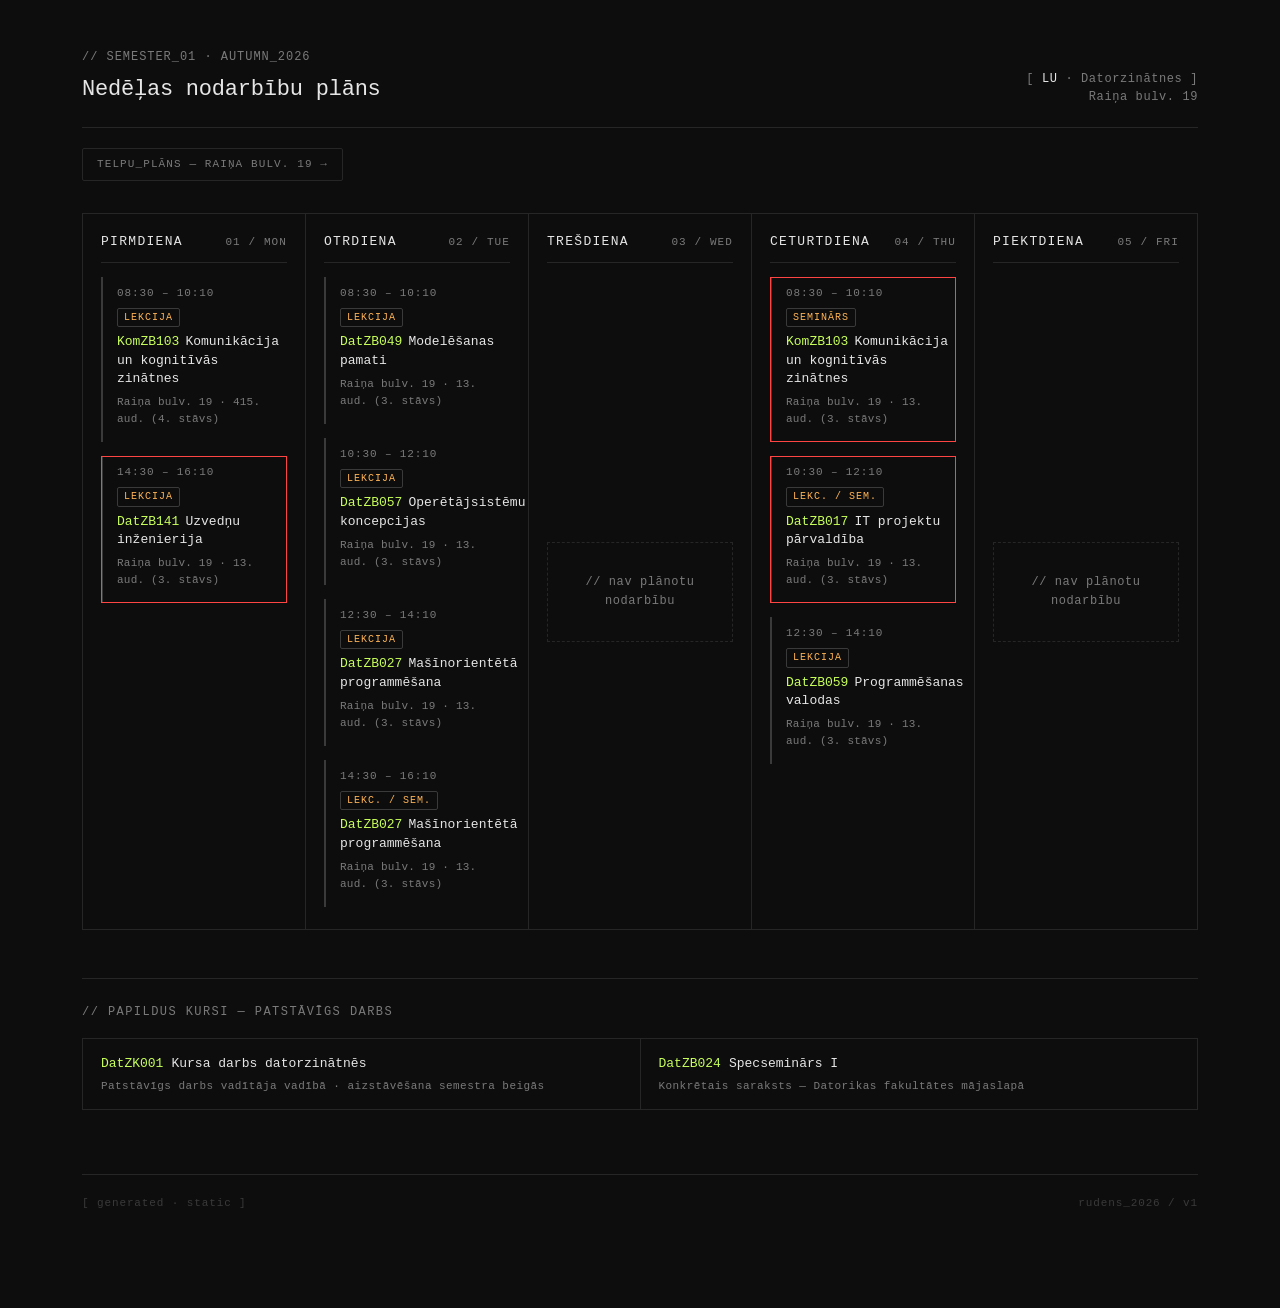
<file: index.html>
<!doctype html>
<html lang="lv">

<head>
    <meta charset="utf-8">
    <meta name="viewport" content="width=device-width, initial-scale=1">
    <title>Nedēļas plāns · Rudens 2026</title>
    <link rel="stylesheet" href="style.css">
</head>

<body>
    <main class="wrap">

        <header class="head">
            <div>
                <div class="tag">// semester_01 · autumn_2026</div>
                <h1>Nedēļas nodarbību plāns</h1>
            </div>
            <div class="meta">
                <div>[ <b>LU</b> · Datorzinātnes ]</div>
                <div>Raiņa bulv. 19</div>
            </div>
        </header>

        <!-- ================= TELPU PLĀNI ================= -->
        <nav class="crumbs nav-links">
            <a href="rooms.html">telpu_plāns &mdash; Raiņa bulv. 19 &rarr;</a>
        </nav>

        <section class="days">

            <!-- ================= PIRMDIENA ================= -->
            <article class="day">
                <header>
                    <span class="day-name">Pirmdiena</span>
                    <span class="day-idx">01 / MON</span>
                </header>

                <div class="cls">
                    <div class="time">
                        <span>08:30 – 10:10</span>
                        <span class="type">Lekcija</span>
                    </div>
                    <a class="name" href="courses/KomZB103.html">
                        <span class="code">KomZB103</span>Komunikācija un kognitīvās zinātnes
                    </a>
                    <div class="room">Raiņa bulv. 19 · 415. aud. (4. stāvs)</div>
                </div>

                <div class="cls required">
                    <div class="time">
                        <span>14:30 – 16:10</span>
                        <span class="type">Lekcija</span>
                    </div>
                    <a class="name" href="courses/DatZB141.html">
                        <span class="code">DatZB141</span>Uzvedņu inženierija
                    </a>
                    <div class="room">Raiņa bulv. 19 · 13. aud. (3. stāvs)</div>
                </div>
            </article>

            <!-- ================= OTRDIENA ================= -->
            <article class="day">
                <header>
                    <span class="day-name">Otrdiena</span>
                    <span class="day-idx">02 / TUE</span>
                </header>

                <div class="cls">
                    <div class="time">
                        <span>08:30 – 10:10</span>
                        <span class="type">Lekcija</span>
                    </div>
                    <a class="name" href="courses/DatZB049.html">
                        <span class="code">DatZB049</span>Modelēšanas pamati
                    </a>
                    <div class="room">Raiņa bulv. 19 · 13. aud. (3. stāvs)</div>
                </div>

                <div class="cls">
                    <div class="time">
                        <span>10:30 – 12:10</span>
                        <span class="type">Lekcija</span>
                    </div>
                    <a class="name" href="courses/DatZB057.html">
                        <span class="code">DatZB057</span>Operētājsistēmu koncepcijas
                    </a>
                    <div class="room">Raiņa bulv. 19 · 13. aud. (3. stāvs)</div>
                </div>

                <div class="cls">
                    <div class="time">
                        <span>12:30 – 14:10</span>
                        <span class="type">Lekcija</span>
                    </div>
                    <a class="name" href="courses/DatZB027.html">
                        <span class="code">DatZB027</span>Mašīnorientētā programmēšana
                    </a>
                    <div class="room">Raiņa bulv. 19 · 13. aud. (3. stāvs)</div>
                </div>

                <div class="cls">
                    <div class="time">
                        <span>14:30 – 16:10</span>
                        <span class="type">Lekc. / Sem.</span>
                    </div>
                    <a class="name" href="courses/DatZB027.html">
                        <span class="code">DatZB027</span>Mašīnorientētā programmēšana
                    </a>
                    <div class="room">Raiņa bulv. 19 · 13. aud. (3. stāvs)</div>
                </div>
            </article>

            <!-- ================= TREŠDIENA ================= -->
            <article class="day empty">
                <header>
                    <span class="day-name">Trešdiena</span>
                    <span class="day-idx">03 / WED</span>
                </header>
                <div class="void">// nav plānotu nodarbību</div>
            </article>

            <!-- ================= CETURTDIENA ================= -->
            <article class="day">
                <header>
                    <span class="day-name">Ceturtdiena</span>
                    <span class="day-idx">04 / THU</span>
                </header>

                <div class="cls required">
                    <div class="time">
                        <span>08:30 – 10:10</span>
                        <span class="type">Seminārs</span>
                    </div>
                    <a class="name" href="courses/KomZB103.html">
                        <span class="code">KomZB103</span>Komunikācija un kognitīvās zinātnes
                    </a>
                    <div class="room">Raiņa bulv. 19 · 13. aud. (3. stāvs)</div>
                </div>

                <div class="cls required">
                    <div class="time">
                        <span>10:30 – 12:10</span>
                        <span class="type">Lekc. / Sem.</span>
                    </div>
                    <a class="name" href="courses/DatZB017.html">
                        <span class="code">DatZB017</span>IT projektu pārvaldība
                    </a>
                    <div class="room">Raiņa bulv. 19 · 13. aud. (3. stāvs)</div>
                </div>

                <div class="cls">
                    <div class="time">
                        <span>12:30 – 14:10</span>
                        <span class="type">Lekcija</span>
                    </div>
                    <a class="name" href="courses/DatZB059.html">
                        <span class="code">DatZB059</span>Programmēšanas valodas
                    </a>
                    <div class="room">Raiņa bulv. 19 · 13. aud. (3. stāvs)</div>
                </div>
            </article>

            <!-- ================= PIEKTDIENA ================= -->
            <article class="day empty">
                <header>
                    <span class="day-name">Piektdiena</span>
                    <span class="day-idx">05 / FRI</span>
                </header>
                <div class="void">// nav plānotu nodarbību</div>
            </article>

        </section>

        <!-- ================= EXTRA COURSES ================= -->
        <section class="extras">
            <h2>// papildus kursi &mdash; patstāvīgs darbs</h2>
            <ul>
                <li>
                    <a href="courses/DatZK001.html"><span class="code">DatZK001</span>Kursa darbs datorzinātnēs</a>
                    <span class="desc">Patstāvīgs darbs vadītāja vadībā · aizstāvēšana semestra beigās</span>
                </li>
                <li>
                    <a href="courses/DatZB024.html"><span class="code">DatZB024</span>Specseminārs I</a>
                    <span class="desc">Konkrētais saraksts &mdash; Datorikas fakultātes mājaslapā</span>
                </li>
            </ul>
        </section>

        <footer class="foot">
            <span>[ generated · static ]</span>
            <span>rudens_2026 / v1</span>
        </footer>

    </main>
</body>

</html>
</file>
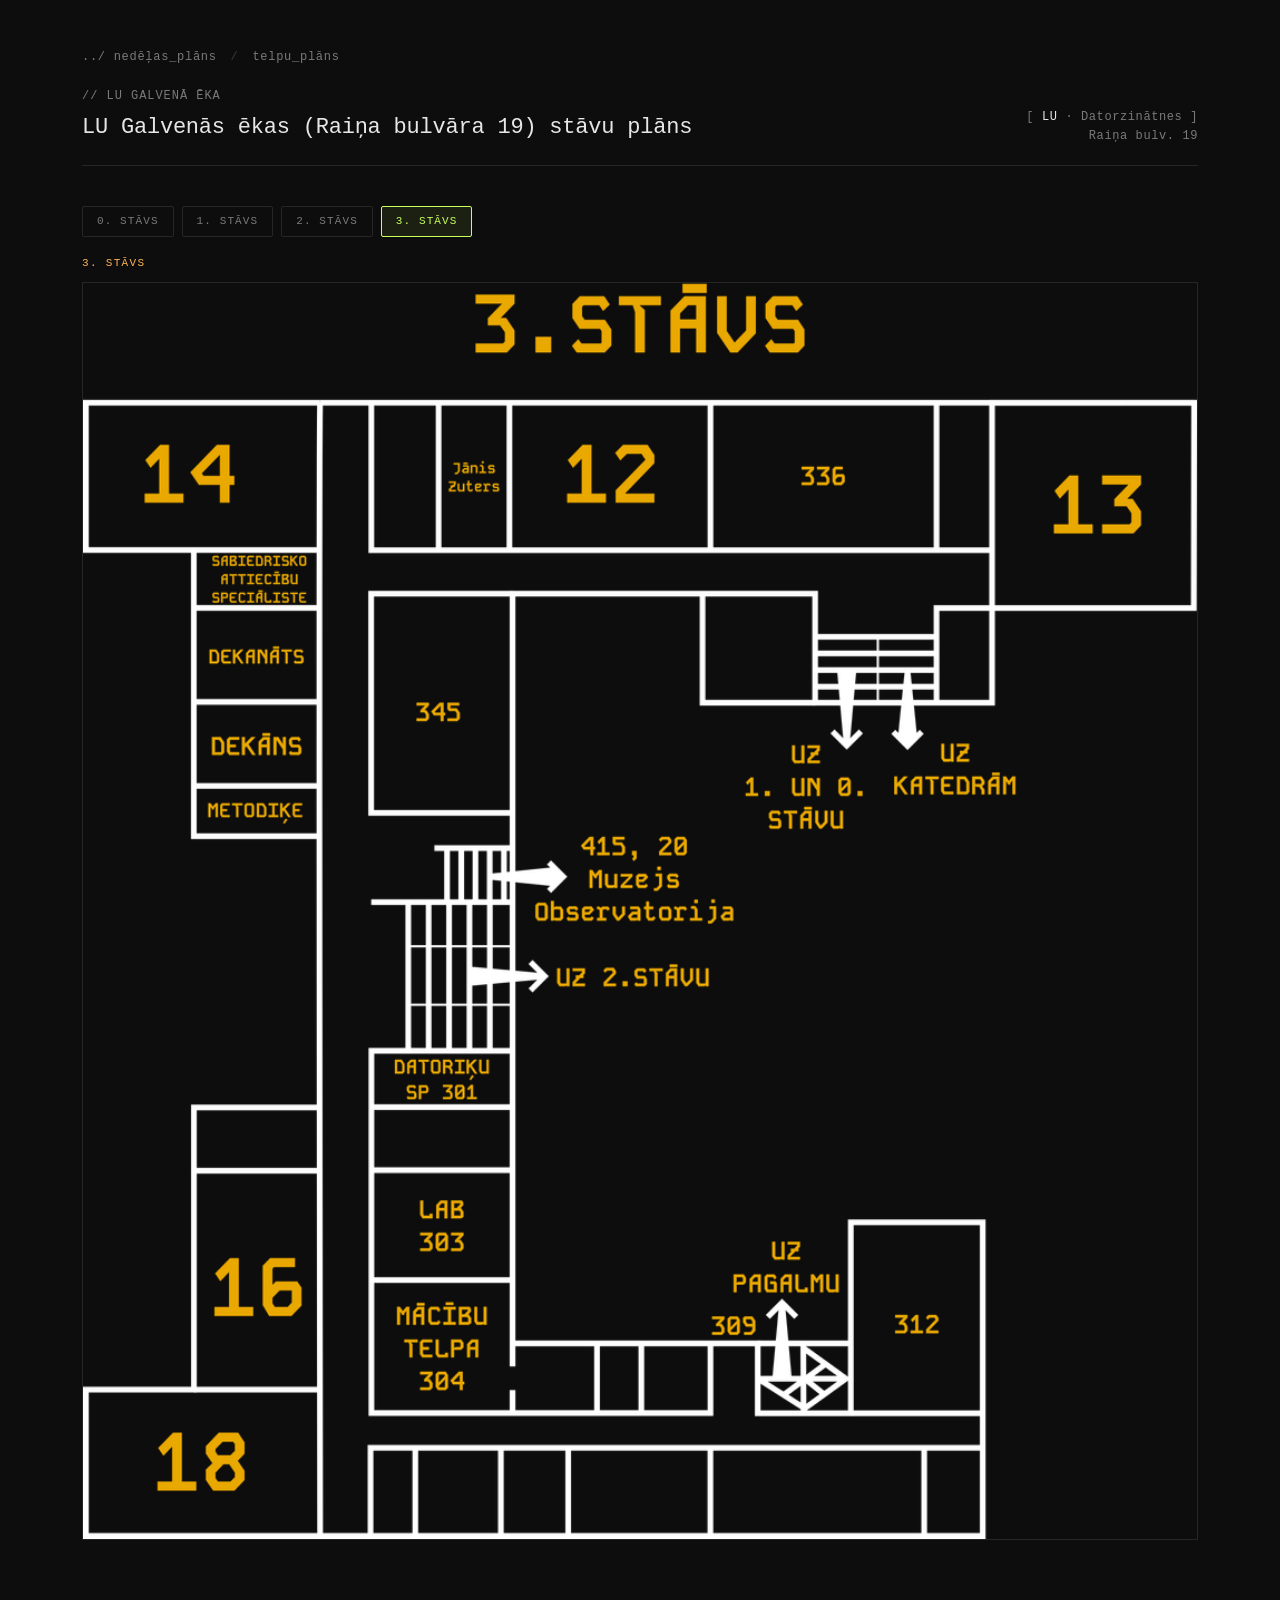
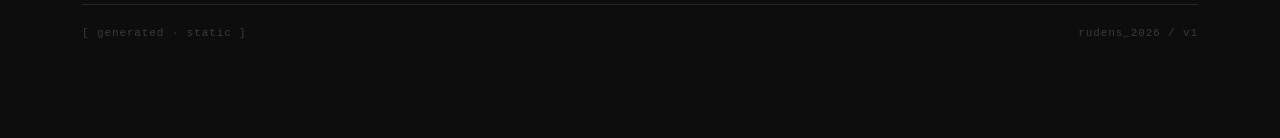
<file: rooms.html>
<!doctype html>
<html lang="lv">

<head>
    <meta charset="utf-8">
    <meta name="viewport" content="width=device-width, initial-scale=1">
    <title>Telpu plāns · Raiņa bulv. 19</title>
    <link rel="stylesheet" href="style.css">
</head>

<body>
    <main class="wrap">

        <nav class="crumbs">
            <a href="index.html">../ nedēļas_plāns</a>
            <span class="sep">/</span>
            <span>telpu_plāns</span>
        </nav>

        <header class="head">
            <div>
                <div class="tag">// LU galvenā ēka</div>
                <h1>LU Galvenās ēkas (Raiņa bulvāra 19) stāvu plāns</h1>
            </div>
            <div class="meta">
                <div>[ <b>LU</b> · Datorzinātnes ]</div>
                <div>Raiņa bulv. 19</div>
            </div>
        </header>

        <section class="floors" aria-label="Telpu plāni">

            <input type="radio" name="floor" id="floor-0" class="floor-input">
            <input type="radio" name="floor" id="floor-1" class="floor-input">
            <input type="radio" name="floor" id="floor-2" class="floor-input">
            <input type="radio" name="floor" id="floor-3" class="floor-input" checked>

            <nav class="floor-nav">
                <label for="floor-0">0. stāvs</label>
                <label for="floor-1">1. stāvs</label>
                <label for="floor-2">2. stāvs</label>
                <label for="floor-3">3. stāvs</label>
            </nav>

            <div class="floor-view">
                <figure class="floor-plan f0">
                    <figcaption>0. stāvs</figcaption>
                    <img src="images/RB19_0stavs_dark.png" alt="Raiņa bulvāra 19 ēkas 0. stāva plāns" loading="lazy">
                </figure>
                <figure class="floor-plan f1">
                    <figcaption>1. stāvs</figcaption>
                    <img src="images/RB19_1stavs_dark.png" alt="Raiņa bulvāra 19 ēkas 1. stāva plāns" loading="lazy">
                </figure>
                <figure class="floor-plan f2">
                    <figcaption>2. stāvs</figcaption>
                    <img src="images/RB19_2stavs_dark-1.png" alt="Raiņa bulvāra 19 ēkas 2. stāva plāns" loading="lazy">
                </figure>
                <figure class="floor-plan f3">
                    <figcaption>3. stāvs</figcaption>
                    <img src="images/RB19_3stavs_dark.png" alt="Raiņa bulvāra 19 ēkas 3. stāva plāns">
                </figure>
            </div>
        </section>

        <footer class="foot">
            <span>[ generated · static ]</span>
            <span>rudens_2026 / v1</span>
        </footer>

    </main>
</body>

</html>
</file>
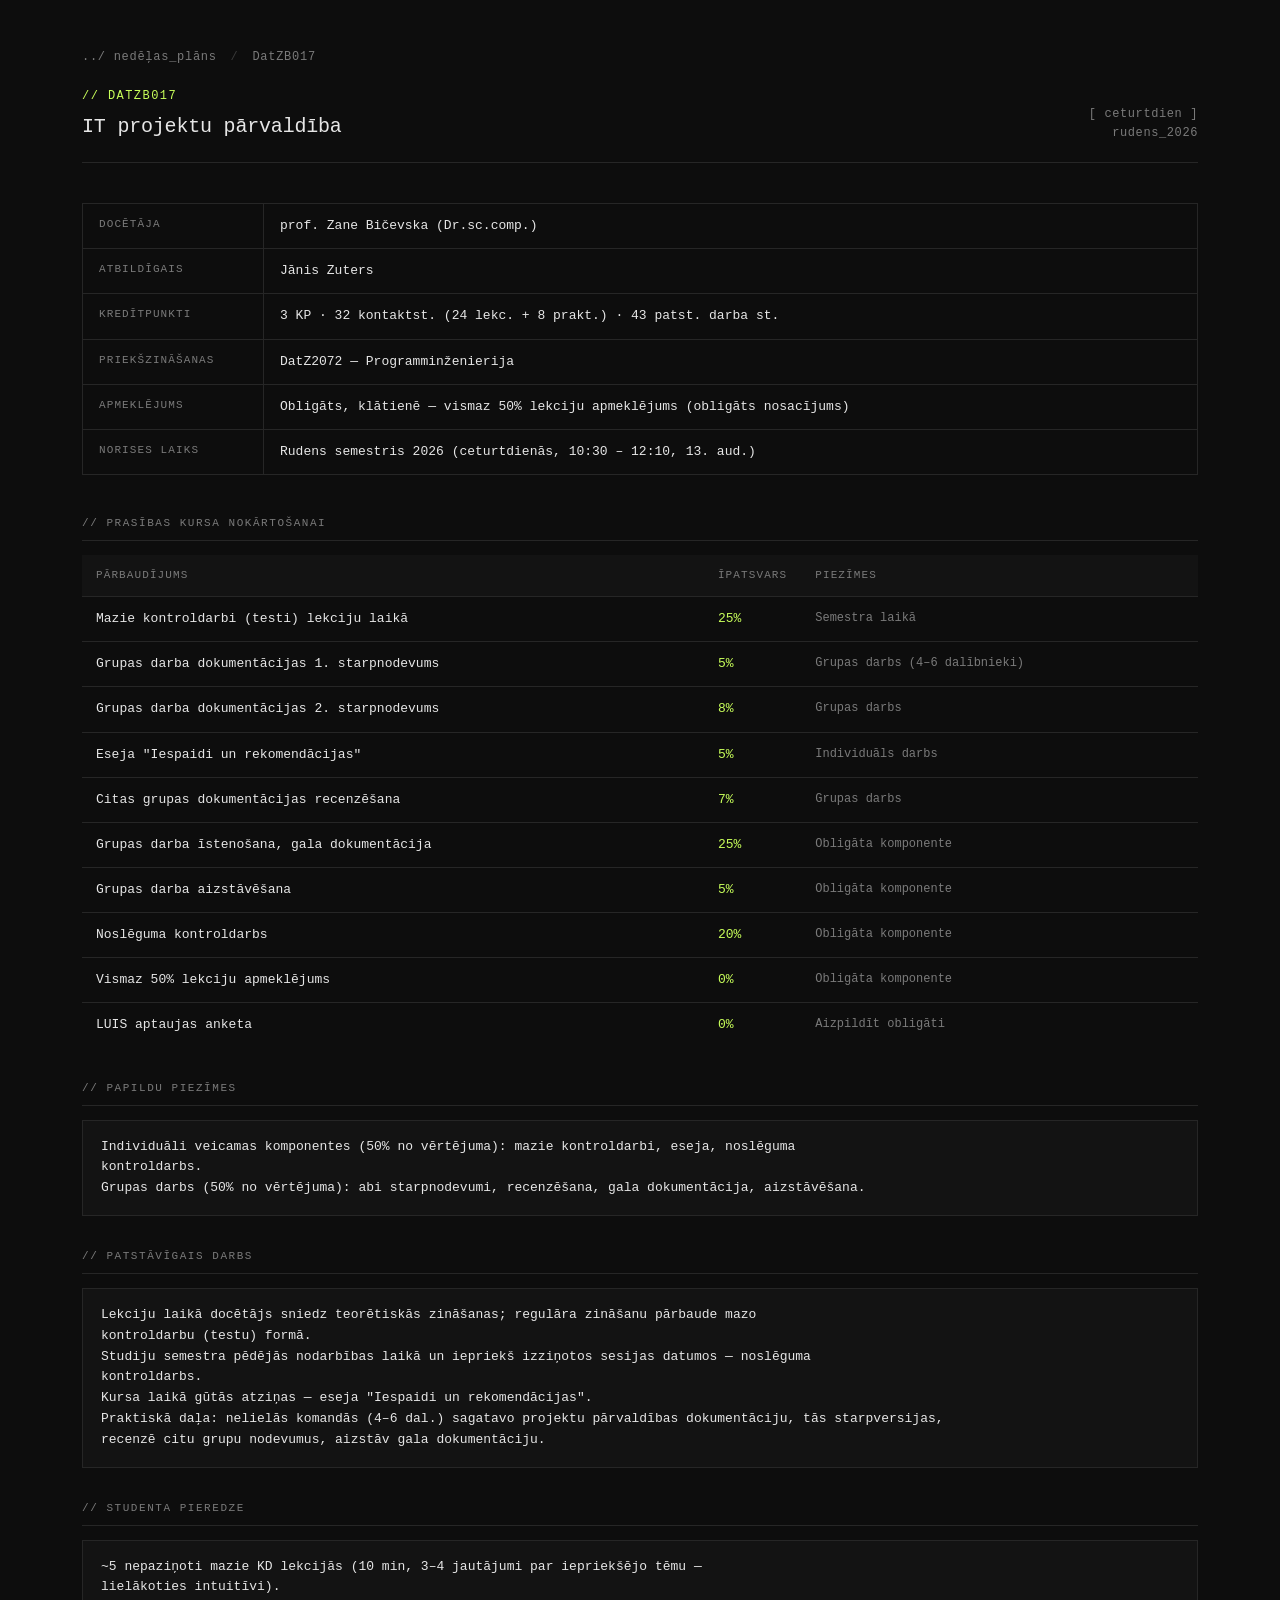
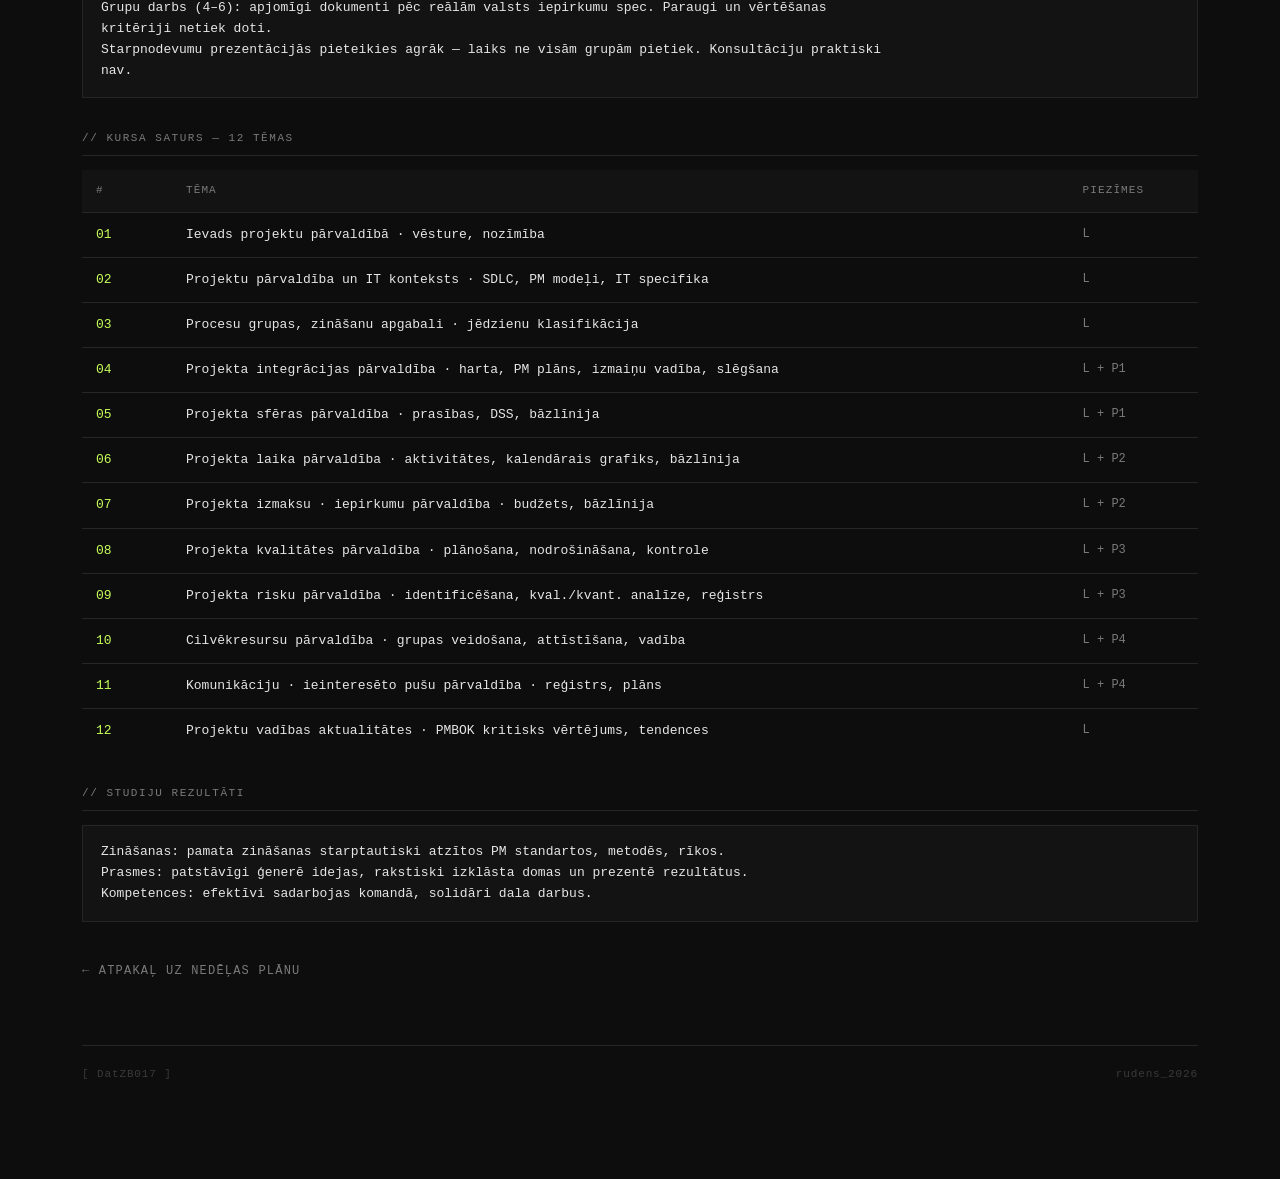
<file: courses/DatZB017.html>
<!doctype html>
<html lang="lv">

<head>
    <meta charset="utf-8">
    <meta name="viewport" content="width=device-width, initial-scale=1">
    <title>DatZB017 · IT projektu pārvaldība</title>
    <link rel="stylesheet" href="../style.css">
</head>

<body>
    <main class="wrap detail">

        <nav class="crumbs">
            <a href="../index.html">../ nedēļas_plāns</a>
            <span class="sep">/</span>
            <span>DatZB017</span>
        </nav>

        <header class="head">
            <div>
                <div class="tag code">// DatZB017</div>
                <h1>IT projektu pārvaldība</h1>
            </div>
            <div class="meta">
                <div>[ ceturtdien ]</div>
                <div>rudens_2026</div>
            </div>
        </header>

        <dl class="info">
            <dt>Docētāja</dt>
            <dd>prof. Zane Bičevska (Dr.sc.comp.)</dd>
            <dt>Atbildīgais</dt>
            <dd>Jānis Zuters</dd>
            <dt>Kredītpunkti</dt>
            <dd>3 KP · 32 kontaktst. (24 lekc. + 8 prakt.) · 43 patst. darba st.</dd>
            <dt>Priekšzināšanas</dt>
            <dd>DatZ2072 &mdash; Programminženierija</dd>
            <dt>Apmeklējums</dt>
            <dd>Obligāts, klātienē &mdash; vismaz 50% lekciju apmeklējums (obligāts nosacījums)</dd>
            <dt>Norises laiks</dt>
            <dd>Rudens semestris 2026 (ceturtdienās, 10:30 – 12:10, 13. aud.)</dd>
        </dl>

        <div class="section-label">// prasības kursa nokārtošanai</div>
        <table class="req">
            <thead>
                <tr>
                    <th>Pārbaudījums</th>
                    <th class="weight">Īpatsvars</th>
                    <th>Piezīmes</th>
                </tr>
            </thead>
            <tbody>
                <tr>
                    <td>Mazie kontroldarbi (testi) lekciju laikā</td>
                    <td class="weight">25%</td>
                    <td class="note">Semestra laikā</td>
                </tr>
                <tr>
                    <td>Grupas darba dokumentācijas 1. starpnodevums</td>
                    <td class="weight">5%</td>
                    <td class="note">Grupas darbs (4–6 dalībnieki)</td>
                </tr>
                <tr>
                    <td>Grupas darba dokumentācijas 2. starpnodevums</td>
                    <td class="weight">8%</td>
                    <td class="note">Grupas darbs</td>
                </tr>
                <tr>
                    <td>Eseja "Iespaidi un rekomendācijas"</td>
                    <td class="weight">5%</td>
                    <td class="note">Individuāls darbs</td>
                </tr>
                <tr>
                    <td>Citas grupas dokumentācijas recenzēšana</td>
                    <td class="weight">7%</td>
                    <td class="note">Grupas darbs</td>
                </tr>
                <tr>
                    <td>Grupas darba īstenošana, gala dokumentācija</td>
                    <td class="weight">25%</td>
                    <td class="note">Obligāta komponente</td>
                </tr>
                <tr>
                    <td>Grupas darba aizstāvēšana</td>
                    <td class="weight">5%</td>
                    <td class="note">Obligāta komponente</td>
                </tr>
                <tr>
                    <td>Noslēguma kontroldarbs</td>
                    <td class="weight">20%</td>
                    <td class="note">Obligāta komponente</td>
                </tr>
                <tr>
                    <td>Vismaz 50% lekciju apmeklējums</td>
                    <td class="weight">0%</td>
                    <td class="note">Obligāta komponente</td>
                </tr>
                <tr>
                    <td>LUIS aptaujas anketa</td>
                    <td class="weight">0%</td>
                    <td class="note">Aizpildīt obligāti</td>
                </tr>
            </tbody>
        </table>

        <div class="section-label">// papildu piezīmes</div>
        <div class="notes">Individuāli veicamas komponentes (50% no vērtējuma): mazie kontroldarbi, eseja, noslēguma
            kontroldarbs.
            Grupas darbs (50% no vērtējuma): abi starpnodevumi, recenzēšana, gala dokumentācija, aizstāvēšana.</div>

        <div class="section-label">// patstāvīgais darbs</div>
        <div class="notes">Lekciju laikā docētājs sniedz teorētiskās zināšanas; regulāra zināšanu pārbaude mazo
            kontroldarbu (testu) formā.
            Studiju semestra pēdējās nodarbības laikā un iepriekš izziņotos sesijas datumos &mdash; noslēguma
            kontroldarbs.
            Kursa laikā gūtās atziņas &mdash; eseja "Iespaidi un rekomendācijas".
            Praktiskā daļa: nelielās komandās (4–6 dal.) sagatavo projektu pārvaldības dokumentāciju, tās starpversijas,
            recenzē citu grupu nodevumus, aizstāv gala dokumentāciju.</div>

        <div class="section-label">// studenta pieredze</div>
        <div class="notes">~5 nepaziņoti mazie KD lekcijās (10 min, 3&ndash;4 jautājumi par iepriekšējo tēmu &mdash;
            lielākoties intuitīvi).
            Grupu darbs (4&ndash;6): apjomīgi dokumenti pēc reālām valsts iepirkumu spec. Paraugi un vērtēšanas
            kritēriji netiek doti.
            Starpnodevumu prezentācijās pieteikies agrāk &mdash; laiks ne visām grupām pietiek. Konsultāciju praktiski
            nav.</div>

        <div class="section-label">// kursa saturs &mdash; 12 tēmas</div>
        <table class="req">
            <thead>
                <tr>
                    <th>#</th>
                    <th>Tēma</th>
                    <th>Piezīmes</th>
                </tr>
            </thead>
            <tbody>
                <tr>
                    <td class="weight">01</td>
                    <td>Ievads projektu pārvaldībā · vēsture, nozīmība</td>
                    <td class="note">L</td>
                </tr>
                <tr>
                    <td class="weight">02</td>
                    <td>Projektu pārvaldība un IT konteksts · SDLC, PM modeļi, IT specifika</td>
                    <td class="note">L</td>
                </tr>
                <tr>
                    <td class="weight">03</td>
                    <td>Procesu grupas, zināšanu apgabali · jēdzienu klasifikācija</td>
                    <td class="note">L</td>
                </tr>
                <tr>
                    <td class="weight">04</td>
                    <td>Projekta integrācijas pārvaldība · harta, PM plāns, izmaiņu vadība, slēgšana</td>
                    <td class="note">L + P1</td>
                </tr>
                <tr>
                    <td class="weight">05</td>
                    <td>Projekta sfēras pārvaldība · prasības, DSS, bāzlīnija</td>
                    <td class="note">L + P1</td>
                </tr>
                <tr>
                    <td class="weight">06</td>
                    <td>Projekta laika pārvaldība · aktivitātes, kalendārais grafiks, bāzlīnija</td>
                    <td class="note">L + P2</td>
                </tr>
                <tr>
                    <td class="weight">07</td>
                    <td>Projekta izmaksu · iepirkumu pārvaldība · budžets, bāzlīnija</td>
                    <td class="note">L + P2</td>
                </tr>
                <tr>
                    <td class="weight">08</td>
                    <td>Projekta kvalitātes pārvaldība · plānošana, nodrošināšana, kontrole</td>
                    <td class="note">L + P3</td>
                </tr>
                <tr>
                    <td class="weight">09</td>
                    <td>Projekta risku pārvaldība · identificēšana, kval./kvant. analīze, reģistrs</td>
                    <td class="note">L + P3</td>
                </tr>
                <tr>
                    <td class="weight">10</td>
                    <td>Cilvēkresursu pārvaldība · grupas veidošana, attīstīšana, vadība</td>
                    <td class="note">L + P4</td>
                </tr>
                <tr>
                    <td class="weight">11</td>
                    <td>Komunikāciju · ieinteresēto pušu pārvaldība · reģistrs, plāns</td>
                    <td class="note">L + P4</td>
                </tr>
                <tr>
                    <td class="weight">12</td>
                    <td>Projektu vadības aktualitātes · PMBOK kritisks vērtējums, tendences</td>
                    <td class="note">L</td>
                </tr>
            </tbody>
        </table>

        <div class="section-label">// studiju rezultāti</div>
        <div class="notes">Zināšanas: pamata zināšanas starptautiski atzītos PM standartos, metodēs, rīkos.
            Prasmes: patstāvīgi ģenerē idejas, rakstiski izklāsta domas un prezentē rezultātus.
            Kompetences: efektīvi sadarbojas komandā, solidāri dala darbus.</div>


        <a class="back" href="../index.html">← atpakaļ uz nedēļas plānu</a>

        <footer class="foot">
            <span>[ DatZB017 ]</span>
            <span>rudens_2026</span>
        </footer>

    </main>
</body>

</html>
</file>
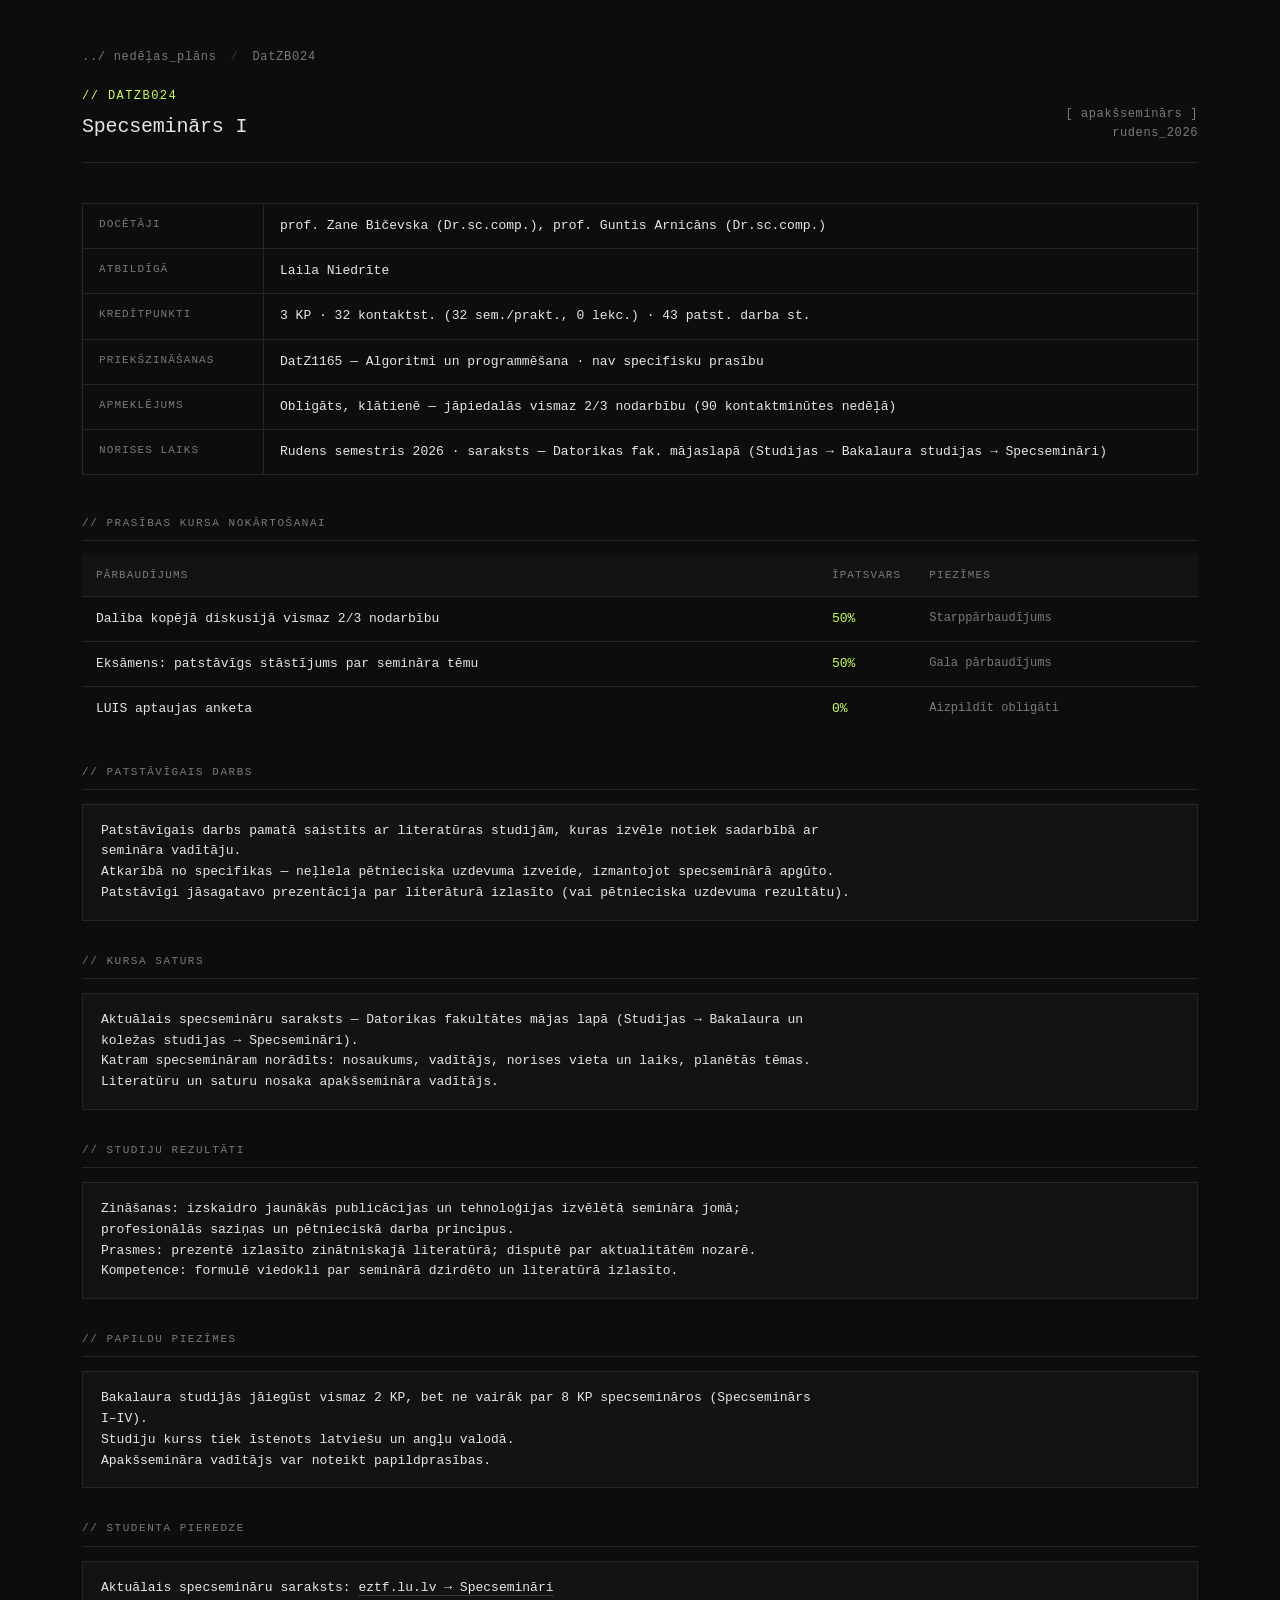
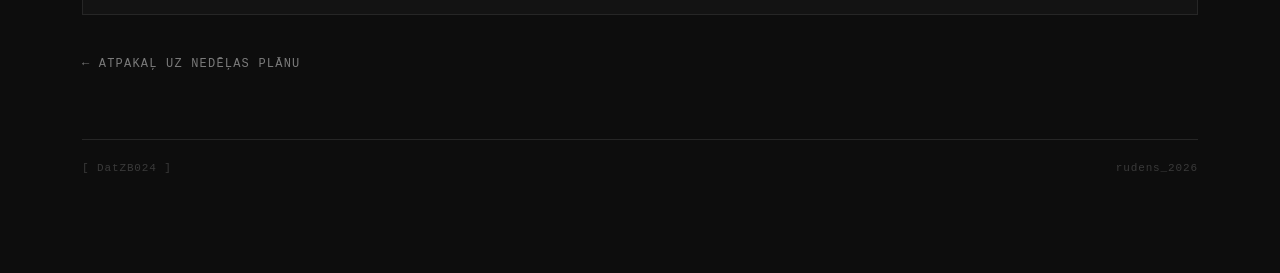
<file: courses/DatZB024.html>
<!doctype html>
<html lang="lv">

<head>
    <meta charset="utf-8">
    <meta name="viewport" content="width=device-width, initial-scale=1">
    <title>DatZB024 · Specseminārs I</title>
    <link rel="stylesheet" href="../style.css">
</head>

<body>
    <main class="wrap detail">

        <nav class="crumbs">
            <a href="../index.html">../ nedēļas_plāns</a>
            <span class="sep">/</span>
            <span>DatZB024</span>
        </nav>

        <header class="head">
            <div>
                <div class="tag code">// DatZB024</div>
                <h1>Specseminārs I</h1>
            </div>
            <div class="meta">
                <div>[ apakšseminārs ]</div>
                <div>rudens_2026</div>
            </div>
        </header>

        <dl class="info">
            <dt>Docētāji</dt>
            <dd>prof. Zane Bičevska (Dr.sc.comp.), prof. Guntis Arnicāns (Dr.sc.comp.)</dd>
            <dt>Atbildīgā</dt>
            <dd>Laila Niedrīte</dd>
            <dt>Kredītpunkti</dt>
            <dd>3 KP · 32 kontaktst. (32 sem./prakt., 0 lekc.) · 43 patst. darba st.</dd>
            <dt>Priekšzināšanas</dt>
            <dd>DatZ1165 &mdash; Algoritmi un programmēšana · nav specifisku prasību</dd>
            <dt>Apmeklējums</dt>
            <dd>Obligāts, klātienē &mdash; jāpiedalās vismaz 2/3 nodarbību (90 kontaktminūtes nedēļā)</dd>
            <dt>Norises laiks</dt>
            <dd>Rudens semestris 2026 · saraksts — Datorikas fak. mājaslapā (Studijas → Bakalaura studijas →
                Specsemināri)</dd>
        </dl>

        <div class="section-label">// prasības kursa nokārtošanai</div>
        <table class="req">
            <thead>
                <tr>
                    <th>Pārbaudījums</th>
                    <th class="weight">Īpatsvars</th>
                    <th>Piezīmes</th>
                </tr>
            </thead>
            <tbody>
                <tr>
                    <td>Dalība kopējā diskusijā vismaz 2/3 nodarbību</td>
                    <td class="weight">50%</td>
                    <td class="note">Starppārbaudījums</td>
                </tr>
                <tr>
                    <td>Eksāmens: patstāvīgs stāstījums par semināra tēmu</td>
                    <td class="weight">50%</td>
                    <td class="note">Gala pārbaudījums</td>
                </tr>
                <tr>
                    <td>LUIS aptaujas anketa</td>
                    <td class="weight">0%</td>
                    <td class="note">Aizpildīt obligāti</td>
                </tr>
            </tbody>
        </table>

        <div class="section-label">// patstāvīgais darbs</div>
        <div class="notes">Patstāvīgais darbs pamatā saistīts ar literatūras studijām, kuras izvēle notiek sadarbībā ar
            semināra vadītāju.
            Atkarībā no specifikas &mdash; neļlela pētnieciska uzdevuma izveide, izmantojot specseminārā apgūto.
            Patstāvīgi jāsagatavo prezentācija par literāturā izlasīto (vai pētnieciska uzdevuma rezultātu).</div>

        <div class="section-label">// kursa saturs</div>
        <div class="notes">Aktuālais specsemināru saraksts — Datorikas fakultātes mājas lapā (Studijas → Bakalaura un
            koležas studijas → Specsemināri).
            Katram specsemināram norādīts: nosaukums, vadītājs, norises vieta un laiks, planētās tēmas.
            Literatūru un saturu nosaka apakšsemināra vadītājs.</div>

        <div class="section-label">// studiju rezultāti</div>
        <div class="notes">Zināšanas: izskaidro jaunākās publicācijas un tehnoloģijas izvēlētā semināra jomā;
            profesionālās saziņas un pētnieciskā darba principus.
            Prasmes: prezentē izlasīto zinātniskajā literatūrā; disputē par aktualitātēm nozarē.
            Kompetence: formulē viedokli par seminārā dzirdēto un literatūrā izlasīto.</div>

        <div class="section-label">// papildu piezīmes</div>
        <div class="notes">Bakalaura studijās jāiegūst vismaz 2 KP, bet ne vairāk par 8 KP specsemināros (Specseminārs
            I–IV).
            Studiju kurss tiek īstenots latviešu un angļu valodā.
            Apakšsemināra vadītājs var noteikt papildprasības.</div>

        <div class="section-label">// studenta pieredze</div>
        <div class="notes">Aktuālais specsemināru saraksts: <a
                href="https://eztf.lu.lv/studijas/nodarbibu-saraksti/specseminari/" target="_blank"
                rel="noopener">eztf.lu.lv → Specsemināri</a></div>

        <a class="back" href="../index.html">← atpakaļ uz nedēļas plānu</a>

        <footer class="foot">
            <span>[ DatZB024 ]</span>
            <span>rudens_2026</span>
        </footer>

    </main>
</body>

</html>
</file>
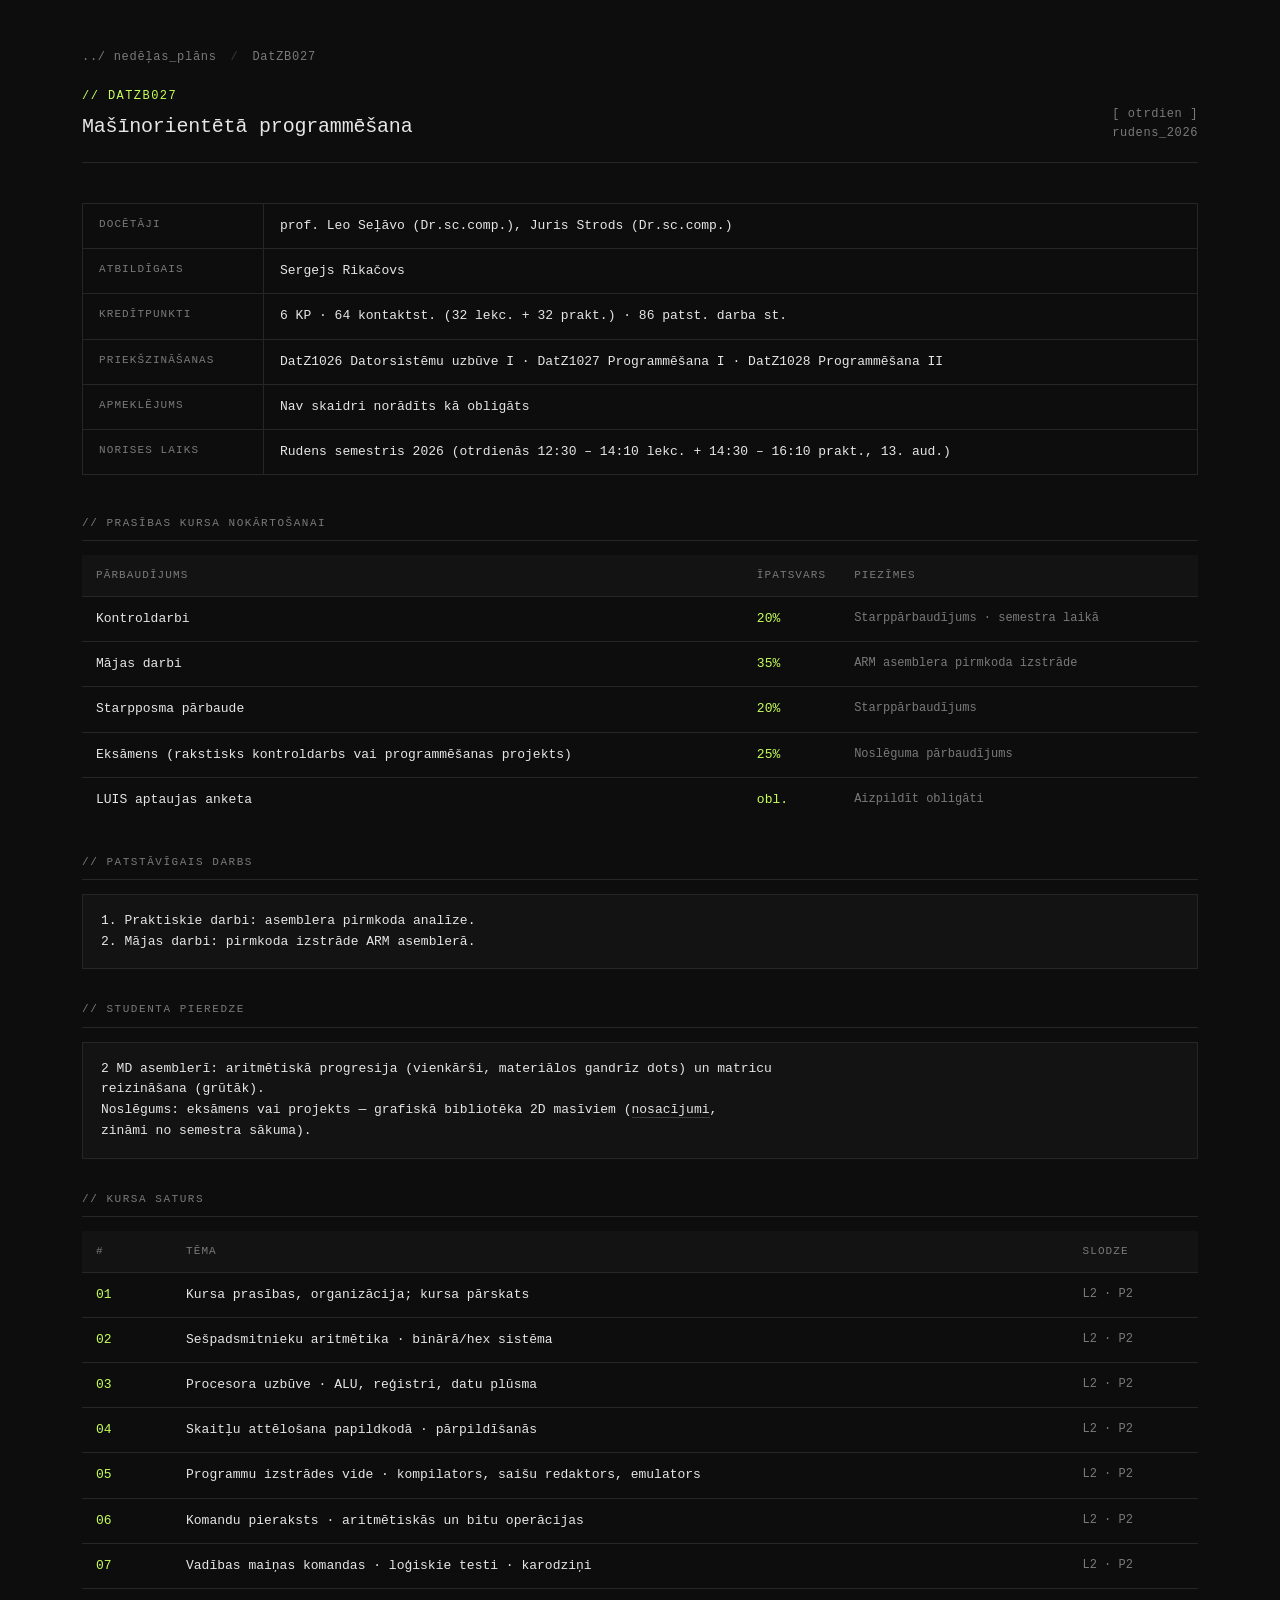
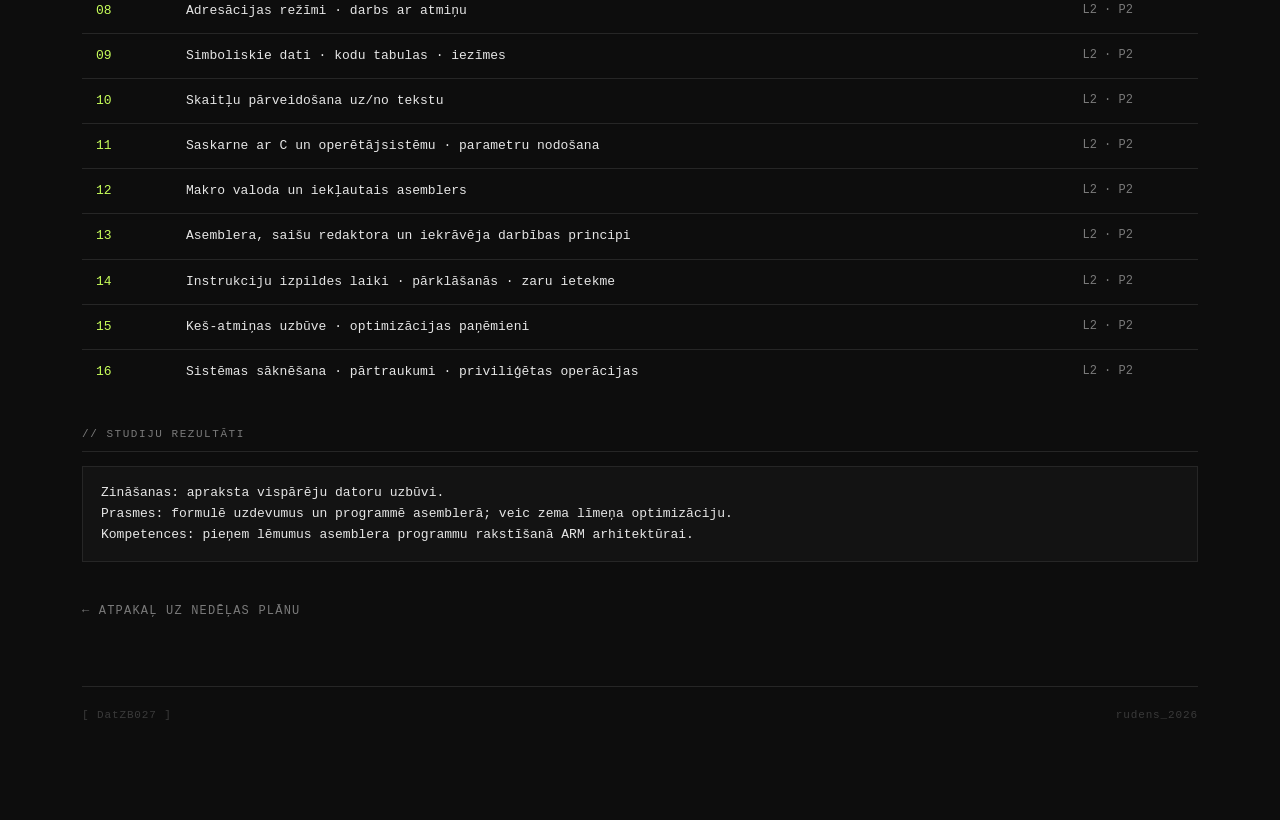
<file: courses/DatZB027.html>
<!doctype html>
<html lang="lv">

<head>
    <meta charset="utf-8">
    <meta name="viewport" content="width=device-width, initial-scale=1">
    <title>DatZB027 · Mašīnorientētā programmēšana</title>
    <link rel="stylesheet" href="../style.css">
</head>

<body>
    <main class="wrap detail">

        <nav class="crumbs">
            <a href="../index.html">../ nedēļas_plāns</a>
            <span class="sep">/</span>
            <span>DatZB027</span>
        </nav>

        <header class="head">
            <div>
                <div class="tag code">// DatZB027</div>
                <h1>Mašīnorientētā programmēšana</h1>
            </div>
            <div class="meta">
                <div>[ otrdien ]</div>
                <div>rudens_2026</div>
            </div>
        </header>

        <dl class="info">
            <dt>Docētāji</dt>
            <dd>prof. Leo Seļāvo (Dr.sc.comp.), Juris Strods (Dr.sc.comp.)</dd>
            <dt>Atbildīgais</dt>
            <dd>Sergejs Rikačovs</dd>
            <dt>Kredītpunkti</dt>
            <dd>6 KP · 64 kontaktst. (32 lekc. + 32 prakt.) · 86 patst. darba st.</dd>
            <dt>Priekšzināšanas</dt>
            <dd>DatZ1026 Datorsistēmu uzbūve I · DatZ1027 Programmēšana I · DatZ1028 Programmēšana II</dd>
            <dt>Apmeklējums</dt>
            <dd>Nav skaidri norādīts kā obligāts</dd>
            <dt>Norises laiks</dt>
            <dd>Rudens semestris 2026 (otrdienās 12:30 – 14:10 lekc. + 14:30 – 16:10 prakt., 13. aud.)</dd>
        </dl>

        <div class="section-label">// prasības kursa nokārtošanai</div>
        <table class="req">
            <thead>
                <tr>
                    <th>Pārbaudījums</th>
                    <th class="weight">Īpatsvars</th>
                    <th>Piezīmes</th>
                </tr>
            </thead>
            <tbody>
                <tr>
                    <td>Kontroldarbi</td>
                    <td class="weight">20%</td>
                    <td class="note">Starppārbaudījums · semestra laikā</td>
                </tr>
                <tr>
                    <td>Mājas darbi</td>
                    <td class="weight">35%</td>
                    <td class="note">ARM asemblera pirmkoda izstrāde</td>
                </tr>
                <tr>
                    <td>Starpposma pārbaude</td>
                    <td class="weight">20%</td>
                    <td class="note">Starppārbaudījums</td>
                </tr>
                <tr>
                    <td>Eksāmens (rakstisks kontroldarbs vai programmēšanas projekts)</td>
                    <td class="weight">25%</td>
                    <td class="note">Noslēguma pārbaudījums</td>
                </tr>
                <tr>
                    <td>LUIS aptaujas anketa</td>
                    <td class="weight">obl.</td>
                    <td class="note">Aizpildīt obligāti</td>
                </tr>
            </tbody>
        </table>

        <div class="section-label">// patstāvīgais darbs</div>
        <div class="notes">1. Praktiskie darbi: asemblera pirmkoda analīze.
            2. Mājas darbi: pirmkoda izstrāde ARM asemblerā.</div>

        <div class="section-label">// studenta pieredze</div>
        <div class="notes">2 MD asemblerī: aritmētiskā progresija (vienkārši, materiālos gandrīz dots) un matricu
            reizināšana (grūtāk).
            Noslēgums: eksāmens vai projekts &mdash; grafiskā bibliotēka 2D masīviem (<a
                href="http://andromeda.df.lu.lv/wiki/index.php/LU-MOP-KP" target="_blank" rel="noopener">nosacījumi</a>,
            zināmi no semestra sākuma).</div>

        <div class="section-label">// kursa saturs</div>
        <table class="req">
            <thead>
                <tr>
                    <th>#</th>
                    <th>Tēma</th>
                    <th>Slodze</th>
                </tr>
            </thead>
            <tbody>
                <tr>
                    <td class="weight">01</td>
                    <td>Kursa prasības, organizācija; kursa pārskats</td>
                    <td class="note">L2 · P2</td>
                </tr>
                <tr>
                    <td class="weight">02</td>
                    <td>Sešpadsmitnieku aritmētika · binārā/hex sistēma</td>
                    <td class="note">L2 · P2</td>
                </tr>
                <tr>
                    <td class="weight">03</td>
                    <td>Procesora uzbūve · ALU, reģistri, datu plūsma</td>
                    <td class="note">L2 · P2</td>
                </tr>
                <tr>
                    <td class="weight">04</td>
                    <td>Skaitļu attēlošana papildkodā · pārpildīšanās</td>
                    <td class="note">L2 · P2</td>
                </tr>
                <tr>
                    <td class="weight">05</td>
                    <td>Programmu izstrādes vide · kompilators, saišu redaktors, emulators</td>
                    <td class="note">L2 · P2</td>
                </tr>
                <tr>
                    <td class="weight">06</td>
                    <td>Komandu pieraksts · aritmētiskās un bitu operācijas</td>
                    <td class="note">L2 · P2</td>
                </tr>
                <tr>
                    <td class="weight">07</td>
                    <td>Vadības maiņas komandas · loģiskie testi · karodziņi</td>
                    <td class="note">L2 · P2</td>
                </tr>
                <tr>
                    <td class="weight">08</td>
                    <td>Adresācijas režīmi · darbs ar atmiņu</td>
                    <td class="note">L2 · P2</td>
                </tr>
                <tr>
                    <td class="weight">09</td>
                    <td>Simboliskie dati · kodu tabulas · iezīmes</td>
                    <td class="note">L2 · P2</td>
                </tr>
                <tr>
                    <td class="weight">10</td>
                    <td>Skaitļu pārveidošana uz/no tekstu</td>
                    <td class="note">L2 · P2</td>
                </tr>
                <tr>
                    <td class="weight">11</td>
                    <td>Saskarne ar C un operētājsistēmu · parametru nodošana</td>
                    <td class="note">L2 · P2</td>
                </tr>
                <tr>
                    <td class="weight">12</td>
                    <td>Makro valoda un iekļautais asemblers</td>
                    <td class="note">L2 · P2</td>
                </tr>
                <tr>
                    <td class="weight">13</td>
                    <td>Asemblera, saišu redaktora un iekrāvēja darbības principi</td>
                    <td class="note">L2 · P2</td>
                </tr>
                <tr>
                    <td class="weight">14</td>
                    <td>Instrukciju izpildes laiki · pārklāšanās · zaru ietekme</td>
                    <td class="note">L2 · P2</td>
                </tr>
                <tr>
                    <td class="weight">15</td>
                    <td>Keš-atmiņas uzbūve · optimizācijas paņēmieni</td>
                    <td class="note">L2 · P2</td>
                </tr>
                <tr>
                    <td class="weight">16</td>
                    <td>Sistēmas sāknēšana · pārtraukumi · priviliģētas operācijas</td>
                    <td class="note">L2 · P2</td>
                </tr>
            </tbody>
        </table>

        <div class="section-label">// studiju rezultāti</div>
        <div class="notes">Zināšanas: apraksta vispārēju datoru uzbūvi.
            Prasmes: formulē uzdevumus un programmē asemblerā; veic zema līmeņa optimizāciju.
            Kompetences: pieņem lēmumus asemblera programmu rakstīšanā ARM arhitektūrai.</div>

        <a class="back" href="../index.html">← atpakaļ uz nedēļas plānu</a>

        <footer class="foot">
            <span>[ DatZB027 ]</span>
            <span>rudens_2026</span>
        </footer>

    </main>
</body>

</html>
</file>
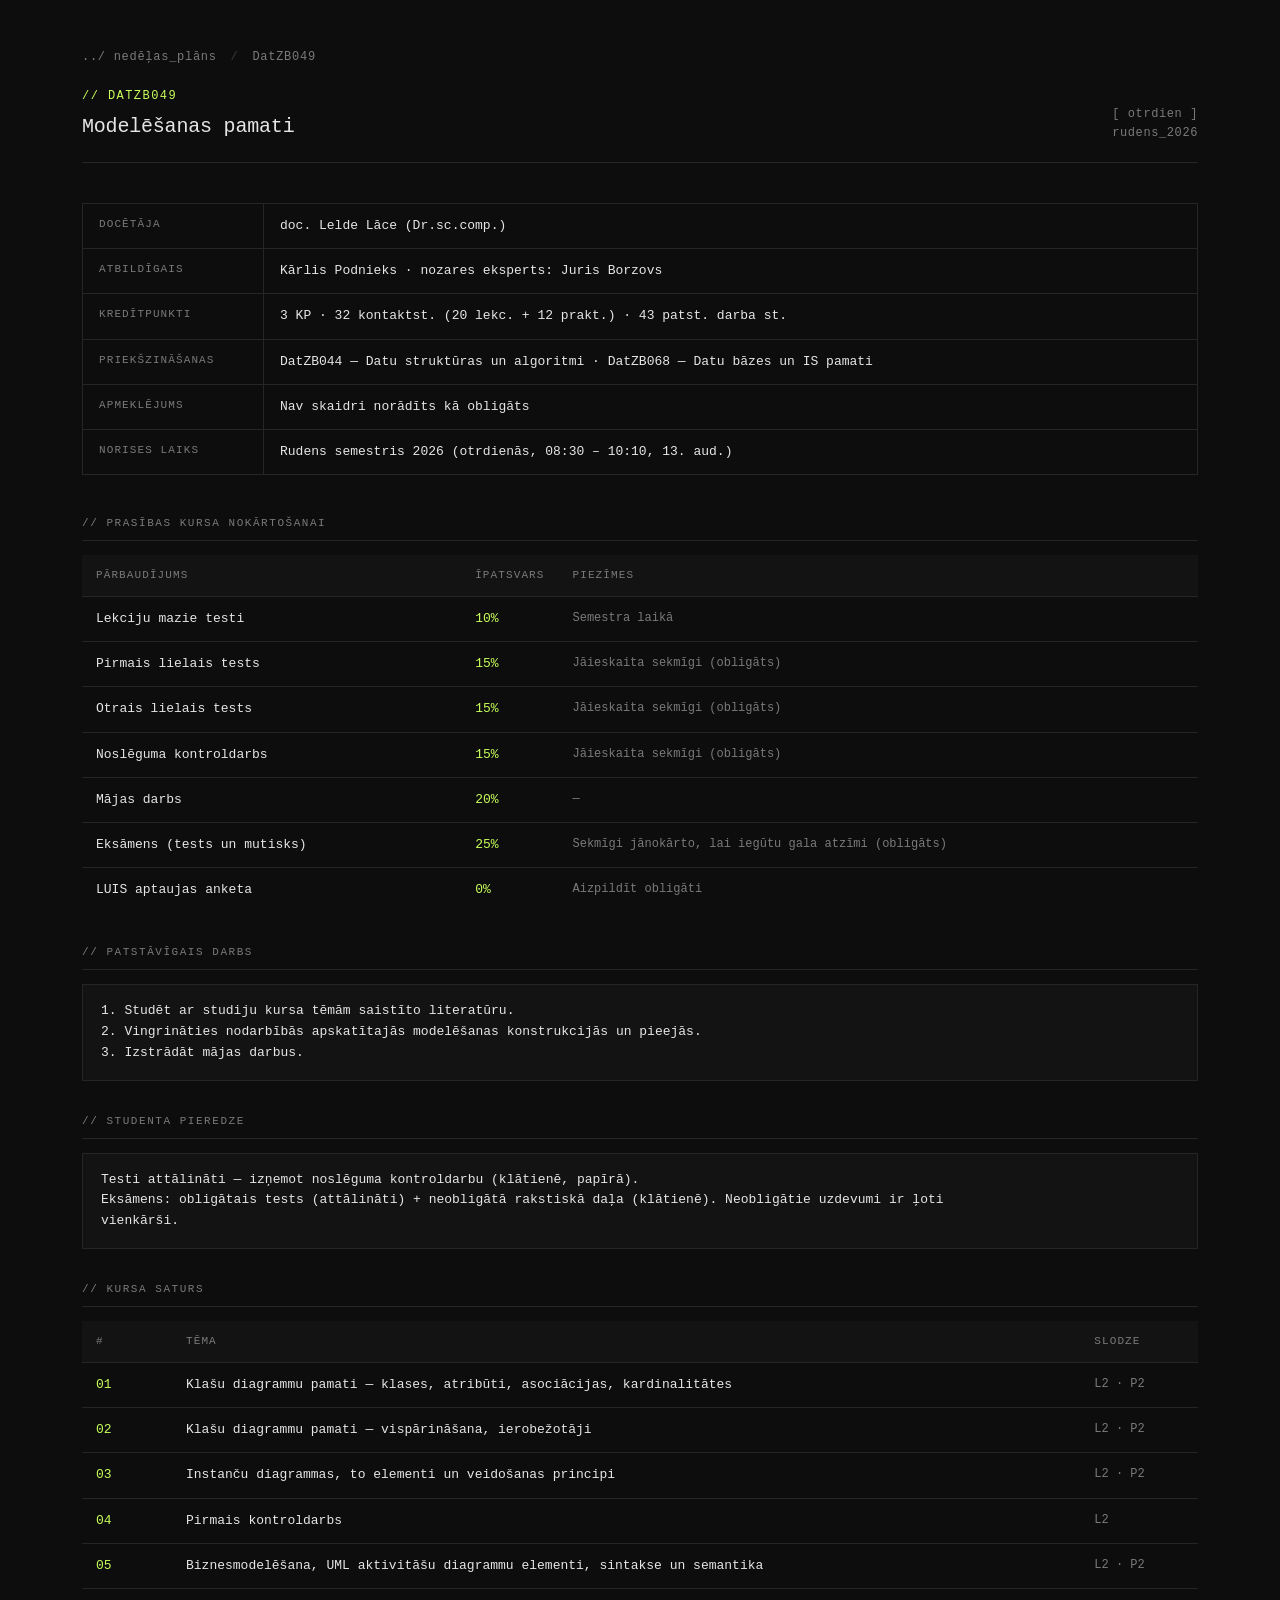
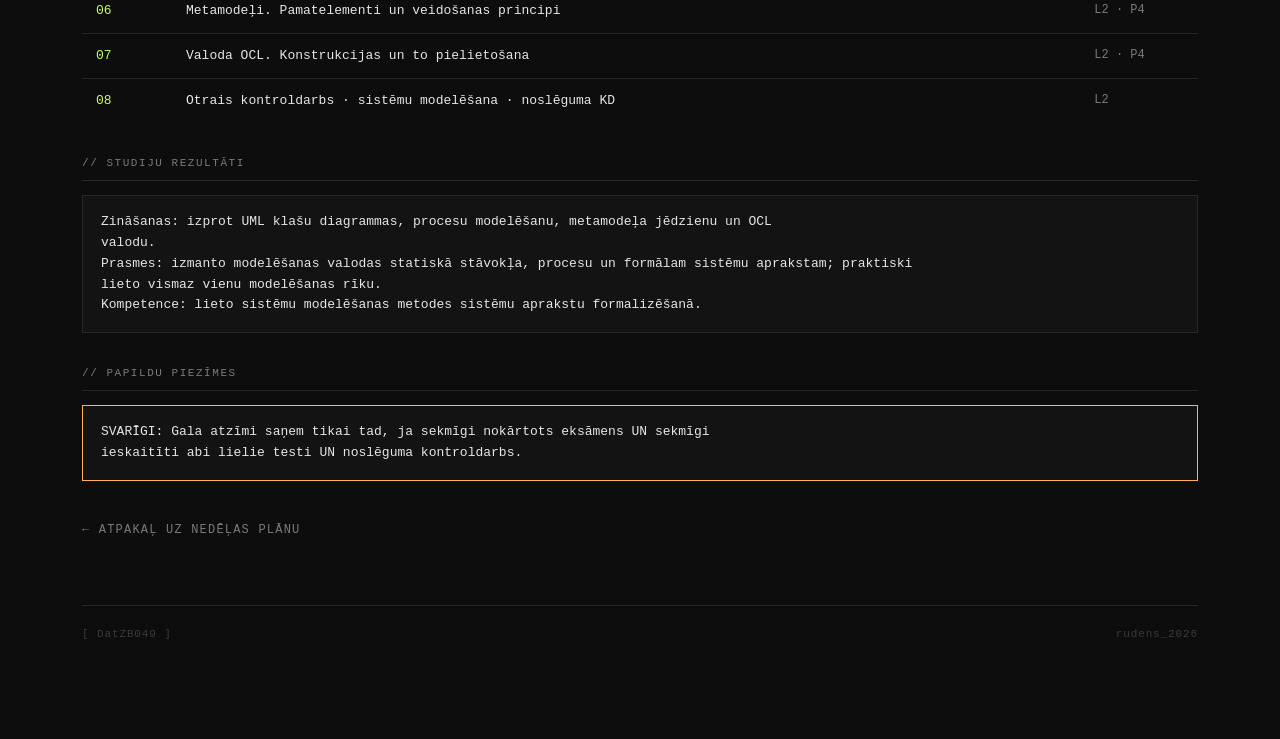
<file: courses/DatZB049.html>
<!doctype html>
<html lang="lv">

<head>
    <meta charset="utf-8">
    <meta name="viewport" content="width=device-width, initial-scale=1">
    <title>DatZB049 · Modelēšanas pamati</title>
    <link rel="stylesheet" href="../style.css">
</head>

<body>
    <main class="wrap detail">

        <nav class="crumbs">
            <a href="../index.html">../ nedēļas_plāns</a>
            <span class="sep">/</span>
            <span>DatZB049</span>
        </nav>

        <header class="head">
            <div>
                <div class="tag code">// DatZB049</div>
                <h1>Modelēšanas pamati</h1>
            </div>
            <div class="meta">
                <div>[ otrdien ]</div>
                <div>rudens_2026</div>
            </div>
        </header>

        <dl class="info">
            <dt>Docētāja</dt>
            <dd>doc. Lelde Lāce (Dr.sc.comp.)</dd>
            <dt>Atbildīgais</dt>
            <dd>Kārlis Podnieks · nozares eksperts: Juris Borzovs</dd>
            <dt>Kredītpunkti</dt>
            <dd>3 KP · 32 kontaktst. (20 lekc. + 12 prakt.) · 43 patst. darba st.</dd>
            <dt>Priekšzināšanas</dt>
            <dd>DatZB044 &mdash; Datu struktūras un algoritmi · DatZB068 &mdash; Datu bāzes un IS pamati</dd>
            <dt>Apmeklējums</dt>
            <dd>Nav skaidri norādīts kā obligāts</dd>
            <dt>Norises laiks</dt>
            <dd>Rudens semestris 2026 (otrdienās, 08:30 – 10:10, 13. aud.)</dd>
        </dl>

        <div class="section-label">// prasības kursa nokārtošanai</div>
        <table class="req">
            <thead>
                <tr>
                    <th>Pārbaudījums</th>
                    <th class="weight">Īpatsvars</th>
                    <th>Piezīmes</th>
                </tr>
            </thead>
            <tbody>
                <tr>
                    <td>Lekciju mazie testi</td>
                    <td class="weight">10%</td>
                    <td class="note">Semestra laikā</td>
                </tr>
                <tr>
                    <td>Pirmais lielais tests</td>
                    <td class="weight">15%</td>
                    <td class="note">Jāieskaita sekmīgi (obligāts)</td>
                </tr>
                <tr>
                    <td>Otrais lielais tests</td>
                    <td class="weight">15%</td>
                    <td class="note">Jāieskaita sekmīgi (obligāts)</td>
                </tr>
                <tr>
                    <td>Noslēguma kontroldarbs</td>
                    <td class="weight">15%</td>
                    <td class="note">Jāieskaita sekmīgi (obligāts)</td>
                </tr>
                <tr>
                    <td>Mājas darbs</td>
                    <td class="weight">20%</td>
                    <td class="note">&mdash;</td>
                </tr>
                <tr>
                    <td>Eksāmens (tests un mutisks)</td>
                    <td class="weight">25%</td>
                    <td class="note">Sekmīgi jānokārto, lai iegūtu gala atzīmi (obligāts)</td>
                </tr>
                <tr>
                    <td>LUIS aptaujas anketa</td>
                    <td class="weight">0%</td>
                    <td class="note">Aizpildīt obligāti</td>
                </tr>
            </tbody>
        </table>

        <div class="section-label">// patstāvīgais darbs</div>
        <div class="notes">1. Studēt ar studiju kursa tēmām saistīto literatūru.
            2. Vingrināties nodarbībās apskatītajās modelēšanas konstrukcijās un pieejās.
            3. Izstrādāt mājas darbus.</div>

        <div class="section-label">// studenta pieredze</div>
        <div class="notes">Testi attālināti &mdash; izņemot noslēguma kontroldarbu (klātienē, papīrā).
            Eksāmens: obligātais tests (attālināti) + neobligātā rakstiskā daļa (klātienē). Neobligātie uzdevumi ir ļoti
            vienkārši.</div>

        <div class="section-label">// kursa saturs</div>
        <table class="req">
            <thead>
                <tr>
                    <th>#</th>
                    <th>Tēma</th>
                    <th>Slodze</th>
                </tr>
            </thead>
            <tbody>
                <tr>
                    <td class="weight">01</td>
                    <td>Klašu diagrammu pamati &mdash; klases, atribūti, asociācijas, kardinalitātes</td>
                    <td class="note">L2 · P2</td>
                </tr>
                <tr>
                    <td class="weight">02</td>
                    <td>Klašu diagrammu pamati &mdash; vispārināšana, ierobežotāji</td>
                    <td class="note">L2 · P2</td>
                </tr>
                <tr>
                    <td class="weight">03</td>
                    <td>Instanču diagrammas, to elementi un veidošanas principi</td>
                    <td class="note">L2 · P2</td>
                </tr>
                <tr>
                    <td class="weight">04</td>
                    <td>Pirmais kontroldarbs</td>
                    <td class="note">L2</td>
                </tr>
                <tr>
                    <td class="weight">05</td>
                    <td>Biznesmodelēšana, UML aktivitāšu diagrammu elementi, sintakse un semantika</td>
                    <td class="note">L2 · P2</td>
                </tr>
                <tr>
                    <td class="weight">06</td>
                    <td>Metamodeļi. Pamatelementi un veidošanas principi</td>
                    <td class="note">L2 · P4</td>
                </tr>
                <tr>
                    <td class="weight">07</td>
                    <td>Valoda OCL. Konstrukcijas un to pielietošana</td>
                    <td class="note">L2 · P4</td>
                </tr>
                <tr>
                    <td class="weight">08</td>
                    <td>Otrais kontroldarbs · sistēmu modelēšana · noslēguma KD</td>
                    <td class="note">L2</td>
                </tr>
            </tbody>
        </table>

        <div class="section-label">// studiju rezultāti</div>
        <div class="notes">Zināšanas: izprot UML klašu diagrammas, procesu modelēšanu, metamodeļa jēdzienu un OCL
            valodu.
            Prasmes: izmanto modelēšanas valodas statiskā stāvokļa, procesu un formālam sistēmu aprakstam; praktiski
            lieto vismaz vienu modelēšanas rīku.
            Kompetence: lieto sistēmu modelēšanas metodes sistēmu aprakstu formalizēšanā.</div>

        <div class="section-label">// papildu piezīmes</div>
        <div class="notes warn">SVARĪGI: Gala atzīmi saņem tikai tad, ja sekmīgi nokārtots eksāmens UN sekmīgi
            ieskaitīti abi lielie testi UN noslēguma kontroldarbs.</div>

        <a class="back" href="../index.html">← atpakaļ uz nedēļas plānu</a>

        <footer class="foot">
            <span>[ DatZB049 ]</span>
            <span>rudens_2026</span>
        </footer>

    </main>
</body>

</html>
</file>
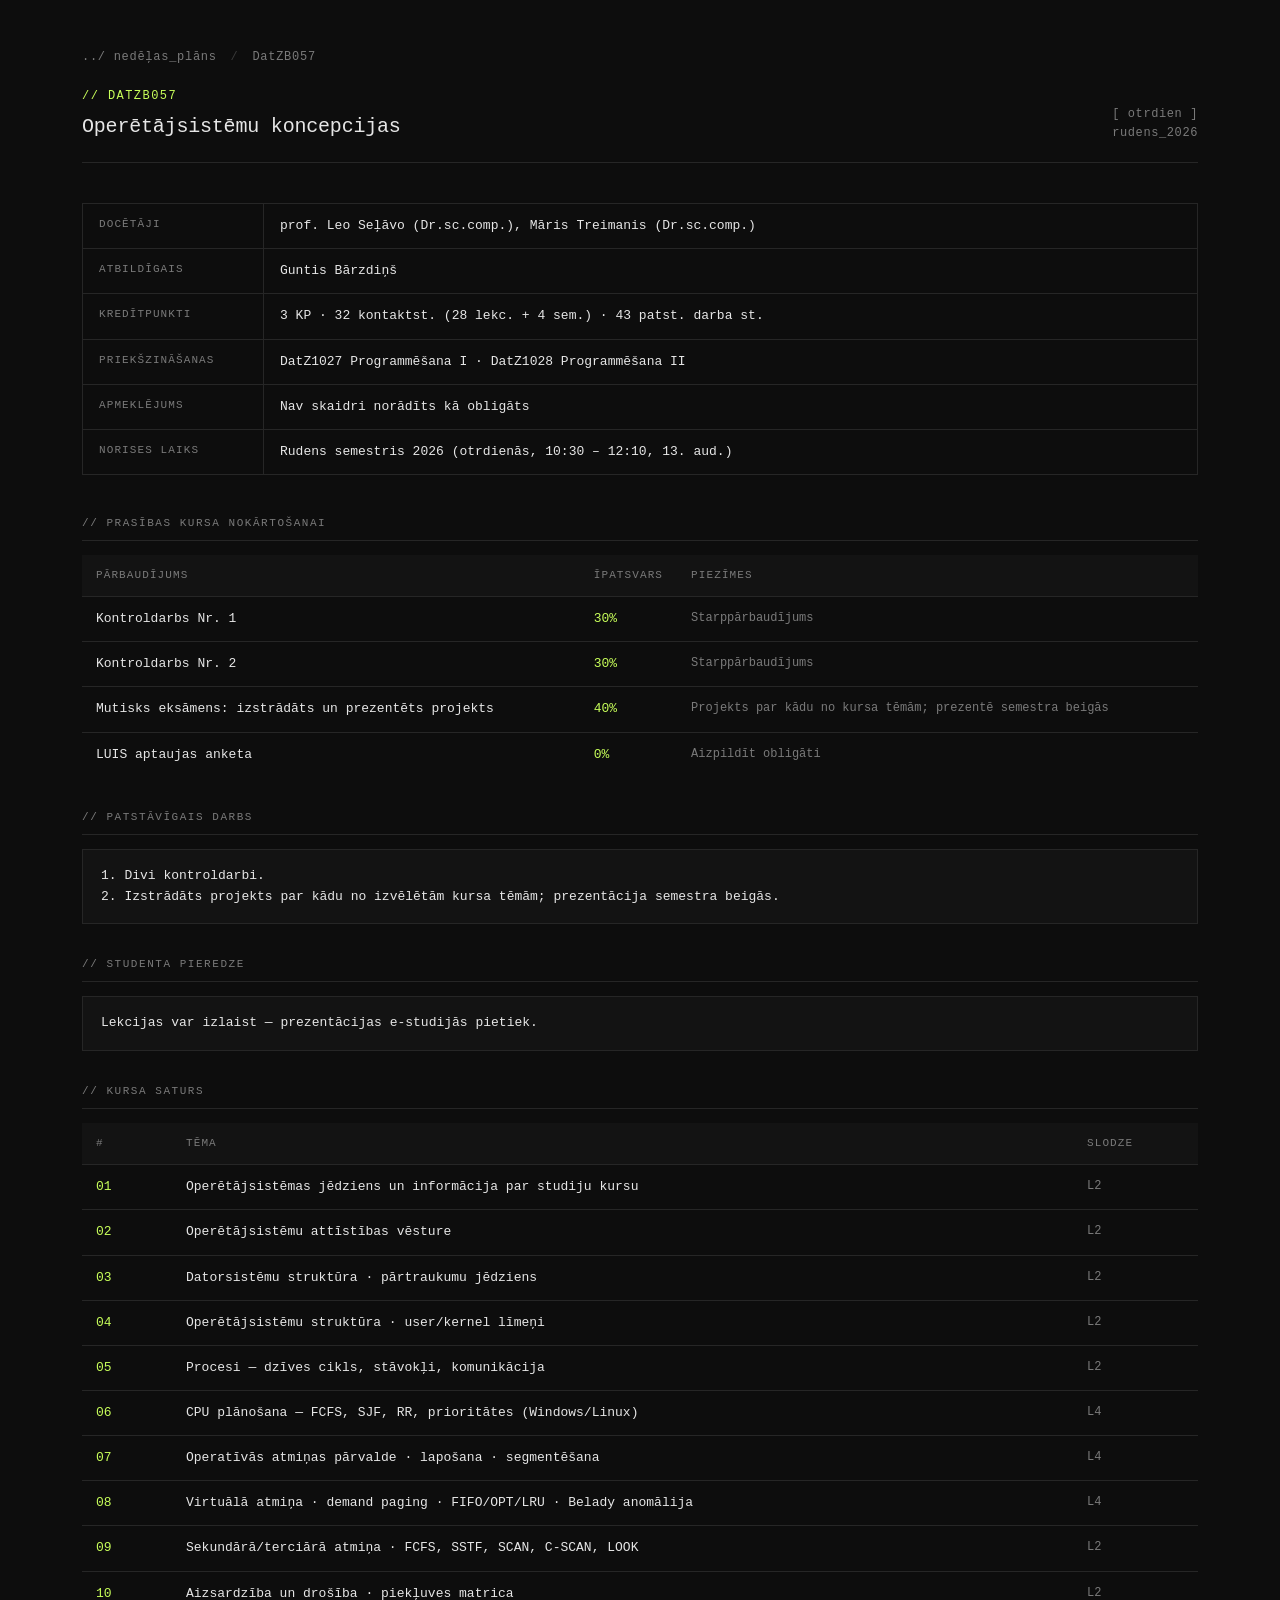
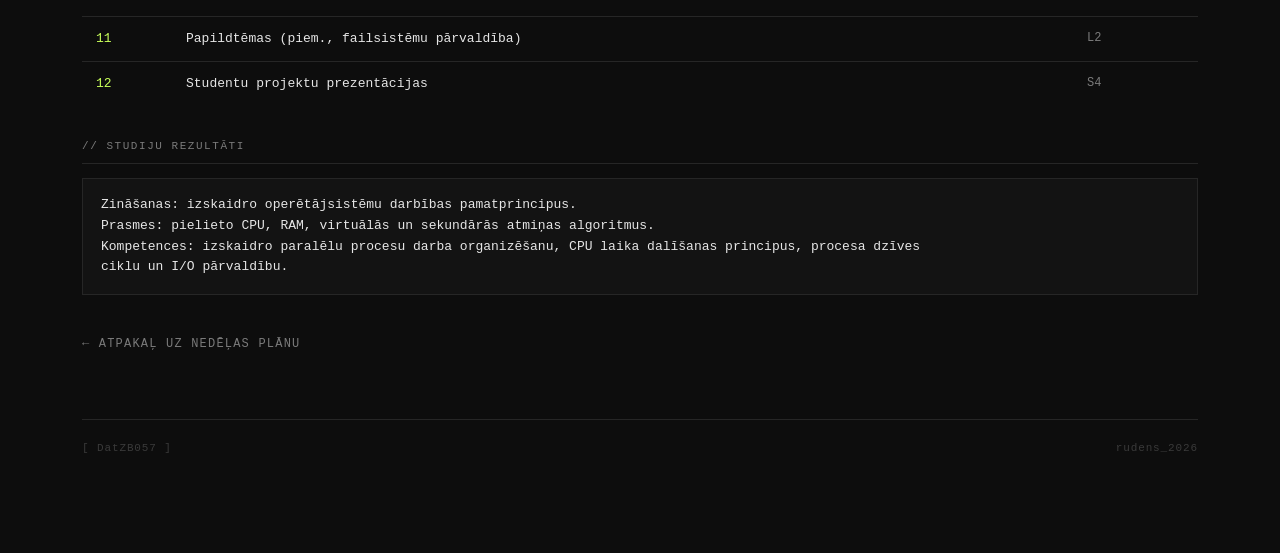
<file: courses/DatZB057.html>
<!doctype html>
<html lang="lv">

<head>
    <meta charset="utf-8">
    <meta name="viewport" content="width=device-width, initial-scale=1">
    <title>DatZB057 · Operētājsistēmu koncepcijas</title>
    <link rel="stylesheet" href="../style.css">
</head>

<body>
    <main class="wrap detail">

        <nav class="crumbs">
            <a href="../index.html">../ nedēļas_plāns</a>
            <span class="sep">/</span>
            <span>DatZB057</span>
        </nav>

        <header class="head">
            <div>
                <div class="tag code">// DatZB057</div>
                <h1>Operētājsistēmu koncepcijas</h1>
            </div>
            <div class="meta">
                <div>[ otrdien ]</div>
                <div>rudens_2026</div>
            </div>
        </header>

        <dl class="info">
            <dt>Docētāji</dt>
            <dd>prof. Leo Seļāvo (Dr.sc.comp.), Māris Treimanis (Dr.sc.comp.)</dd>
            <dt>Atbildīgais</dt>
            <dd>Guntis Bārzdiņš</dd>
            <dt>Kredītpunkti</dt>
            <dd>3 KP · 32 kontaktst. (28 lekc. + 4 sem.) · 43 patst. darba st.</dd>
            <dt>Priekšzināšanas</dt>
            <dd>DatZ1027 Programmēšana I · DatZ1028 Programmēšana II</dd>
            <dt>Apmeklējums</dt>
            <dd>Nav skaidri norādīts kā obligāts</dd>
            <dt>Norises laiks</dt>
            <dd>Rudens semestris 2026 (otrdienās, 10:30 – 12:10, 13. aud.)</dd>
        </dl>

        <div class="section-label">// prasības kursa nokārtošanai</div>
        <table class="req">
            <thead>
                <tr>
                    <th>Pārbaudījums</th>
                    <th class="weight">Īpatsvars</th>
                    <th>Piezīmes</th>
                </tr>
            </thead>
            <tbody>
                <tr>
                    <td>Kontroldarbs Nr. 1</td>
                    <td class="weight">30%</td>
                    <td class="note">Starppārbaudījums</td>
                </tr>
                <tr>
                    <td>Kontroldarbs Nr. 2</td>
                    <td class="weight">30%</td>
                    <td class="note">Starppārbaudījums</td>
                </tr>
                <tr>
                    <td>Mutisks eksāmens: izstrādāts un prezentēts projekts</td>
                    <td class="weight">40%</td>
                    <td class="note">Projekts par kādu no kursa tēmām; prezentē semestra beigās</td>
                </tr>
                <tr>
                    <td>LUIS aptaujas anketa</td>
                    <td class="weight">0%</td>
                    <td class="note">Aizpildīt obligāti</td>
                </tr>
            </tbody>
        </table>

        <div class="section-label">// patstāvīgais darbs</div>
        <div class="notes">1. Divi kontroldarbi.
            2. Izstrādāts projekts par kādu no izvēlētām kursa tēmām; prezentācija semestra beigās.</div>

        <div class="section-label">// studenta pieredze</div>
        <div class="notes">Lekcijas var izlaist &mdash; prezentācijas e-studijās pietiek.</div>

        <div class="section-label">// kursa saturs</div>
        <table class="req">
            <thead>
                <tr>
                    <th>#</th>
                    <th>Tēma</th>
                    <th>Slodze</th>
                </tr>
            </thead>
            <tbody>
                <tr>
                    <td class="weight">01</td>
                    <td>Operētājsistēmas jēdziens un informācija par studiju kursu</td>
                    <td class="note">L2</td>
                </tr>
                <tr>
                    <td class="weight">02</td>
                    <td>Operētājsistēmu attīstības vēsture</td>
                    <td class="note">L2</td>
                </tr>
                <tr>
                    <td class="weight">03</td>
                    <td>Datorsistēmu struktūra · pārtraukumu jēdziens</td>
                    <td class="note">L2</td>
                </tr>
                <tr>
                    <td class="weight">04</td>
                    <td>Operētājsistēmu struktūra · user/kernel līmeņi</td>
                    <td class="note">L2</td>
                </tr>
                <tr>
                    <td class="weight">05</td>
                    <td>Procesi &mdash; dzīves cikls, stāvokļi, komunikācija</td>
                    <td class="note">L2</td>
                </tr>
                <tr>
                    <td class="weight">06</td>
                    <td>CPU plānošana &mdash; FCFS, SJF, RR, prioritātes (Windows/Linux)</td>
                    <td class="note">L4</td>
                </tr>
                <tr>
                    <td class="weight">07</td>
                    <td>Operatīvās atmiņas pārvalde · lapošana · segmentēšana</td>
                    <td class="note">L4</td>
                </tr>
                <tr>
                    <td class="weight">08</td>
                    <td>Virtuālā atmiņa · demand paging · FIFO/OPT/LRU · Belady anomālija</td>
                    <td class="note">L4</td>
                </tr>
                <tr>
                    <td class="weight">09</td>
                    <td>Sekundārā/terciārā atmiņa · FCFS, SSTF, SCAN, C-SCAN, LOOK</td>
                    <td class="note">L2</td>
                </tr>
                <tr>
                    <td class="weight">10</td>
                    <td>Aizsardzība un drošība · piekļuves matrica</td>
                    <td class="note">L2</td>
                </tr>
                <tr>
                    <td class="weight">11</td>
                    <td>Papildtēmas (piem., failsistēmu pārvaldība)</td>
                    <td class="note">L2</td>
                </tr>
                <tr>
                    <td class="weight">12</td>
                    <td>Studentu projektu prezentācijas</td>
                    <td class="note">S4</td>
                </tr>
            </tbody>
        </table>

        <div class="section-label">// studiju rezultāti</div>
        <div class="notes">Zināšanas: izskaidro operētājsistēmu darbības pamatprincipus.
            Prasmes: pielieto CPU, RAM, virtuālās un sekundārās atmiņas algoritmus.
            Kompetences: izskaidro paralēlu procesu darba organizēšanu, CPU laika dalīšanas principus, procesa dzīves
            ciklu un I/O pārvaldību.</div>

        <a class="back" href="../index.html">← atpakaļ uz nedēļas plānu</a>

        <footer class="foot">
            <span>[ DatZB057 ]</span>
            <span>rudens_2026</span>
        </footer>

    </main>
</body>

</html>
</file>
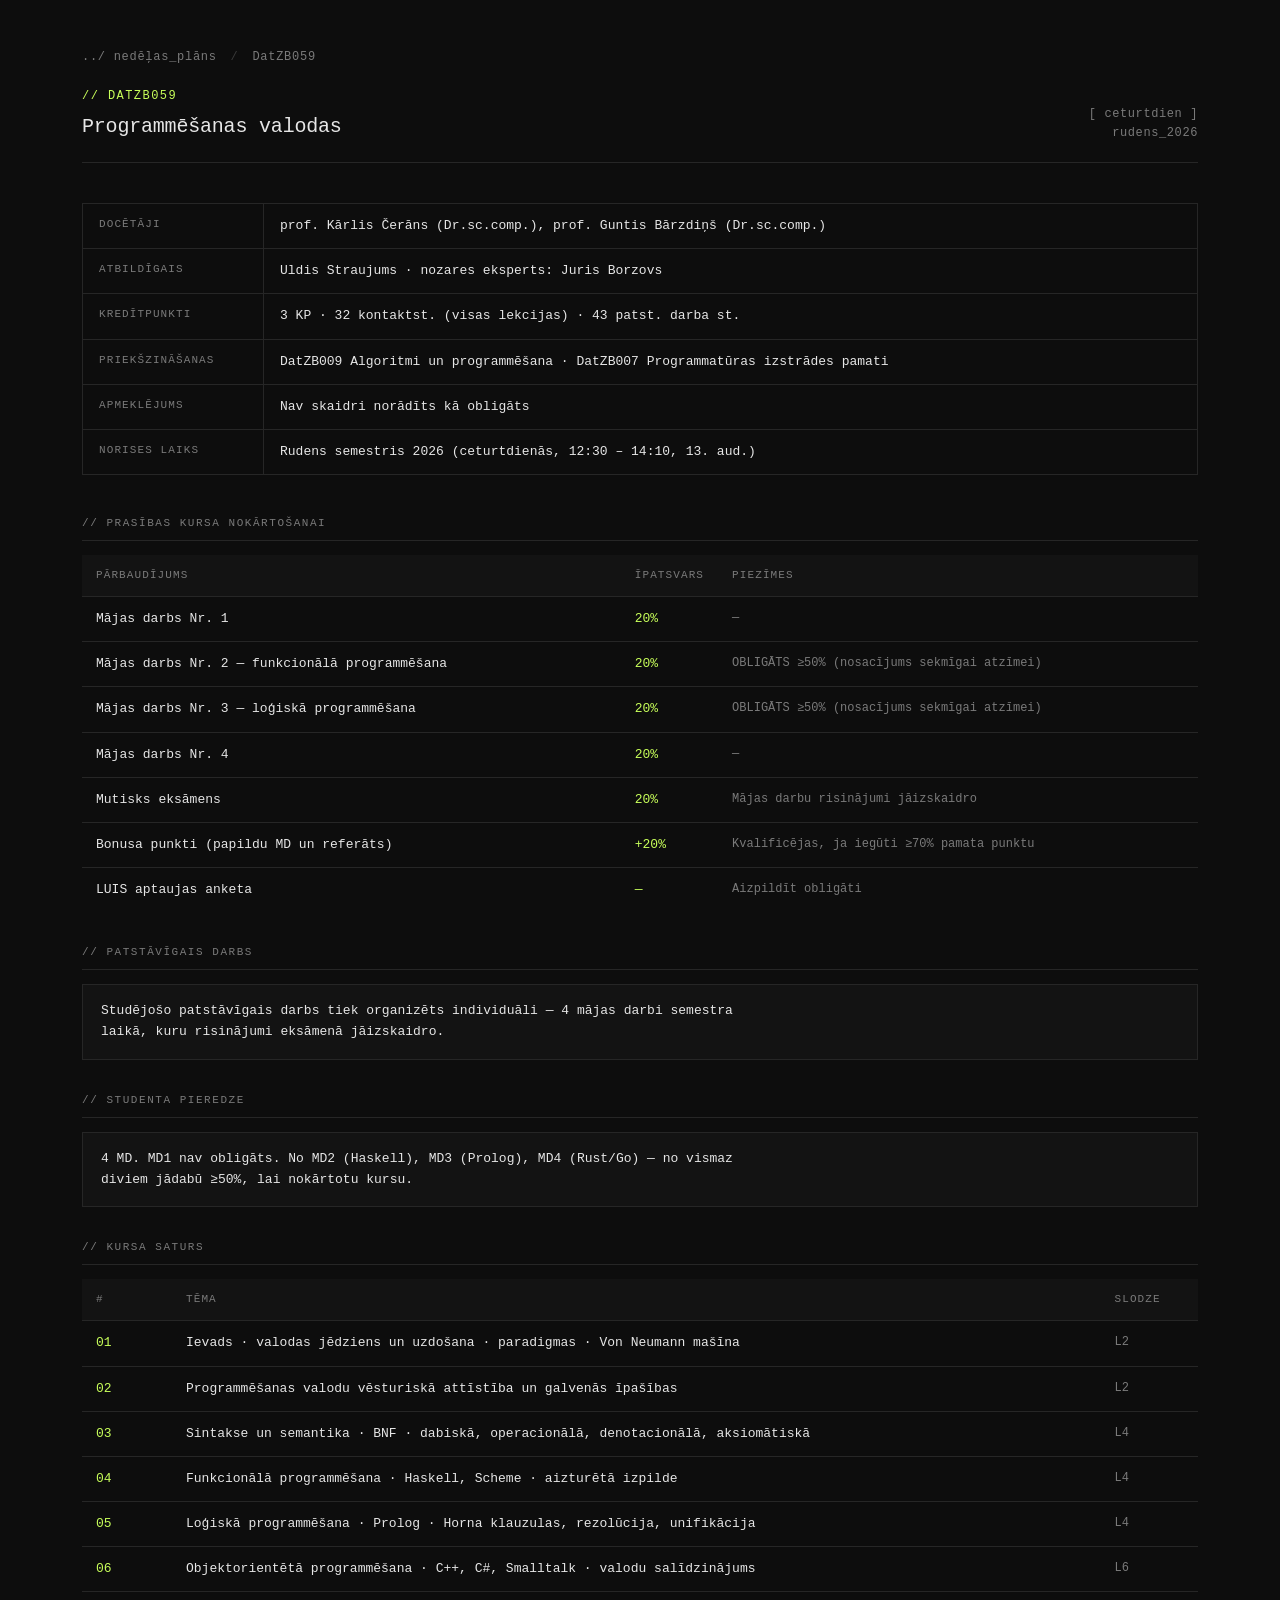
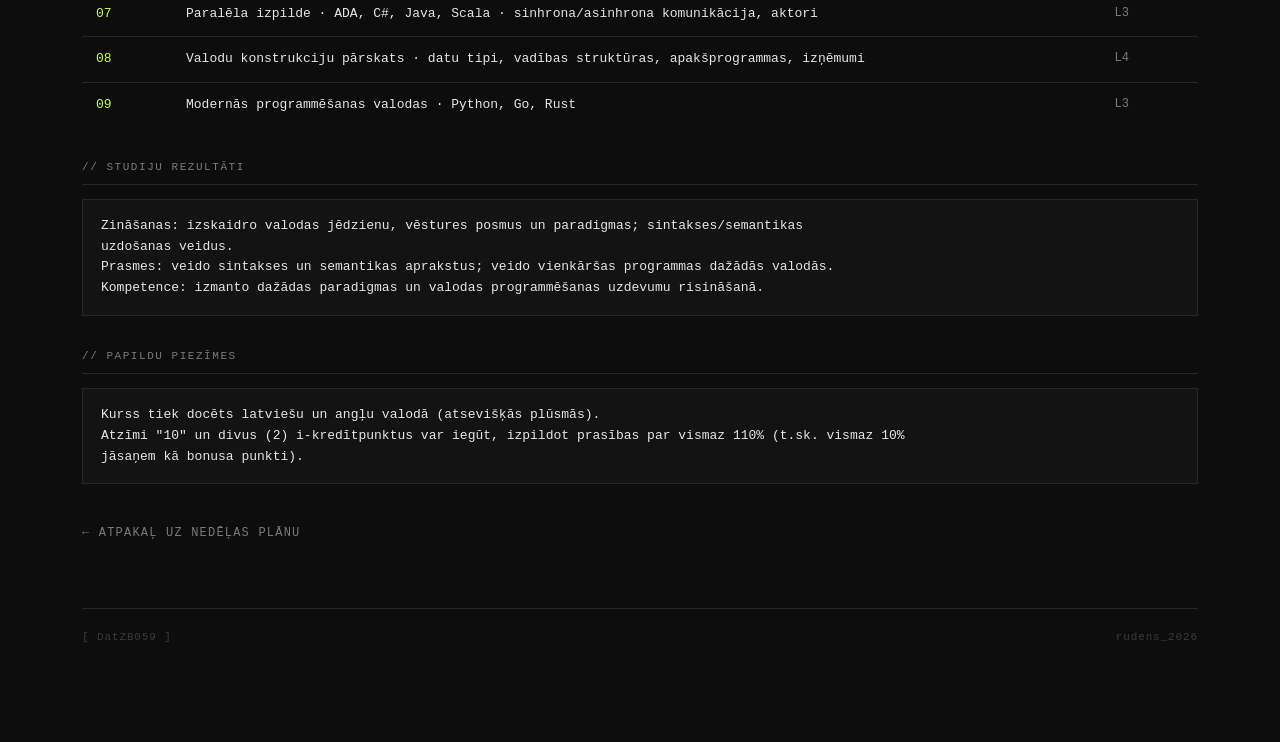
<file: courses/DatZB059.html>
<!doctype html>
<html lang="lv">

<head>
    <meta charset="utf-8">
    <meta name="viewport" content="width=device-width, initial-scale=1">
    <title>DatZB059 · Programmēšanas valodas</title>
    <link rel="stylesheet" href="../style.css">
</head>

<body>
    <main class="wrap detail">

        <nav class="crumbs">
            <a href="../index.html">../ nedēļas_plāns</a>
            <span class="sep">/</span>
            <span>DatZB059</span>
        </nav>

        <header class="head">
            <div>
                <div class="tag code">// DatZB059</div>
                <h1>Programmēšanas valodas</h1>
            </div>
            <div class="meta">
                <div>[ ceturtdien ]</div>
                <div>rudens_2026</div>
            </div>
        </header>

        <dl class="info">
            <dt>Docētāji</dt>
            <dd>prof. Kārlis Čerāns (Dr.sc.comp.), prof. Guntis Bārzdiņš (Dr.sc.comp.)</dd>
            <dt>Atbildīgais</dt>
            <dd>Uldis Straujums · nozares eksperts: Juris Borzovs</dd>
            <dt>Kredītpunkti</dt>
            <dd>3 KP · 32 kontaktst. (visas lekcijas) · 43 patst. darba st.</dd>
            <dt>Priekšzināšanas</dt>
            <dd>DatZB009 Algoritmi un programmēšana · DatZB007 Programmatūras izstrādes pamati</dd>
            <dt>Apmeklējums</dt>
            <dd>Nav skaidri norādīts kā obligāts</dd>
            <dt>Norises laiks</dt>
            <dd>Rudens semestris 2026 (ceturtdienās, 12:30 – 14:10, 13. aud.)</dd>
        </dl>

        <div class="section-label">// prasības kursa nokārtošanai</div>
        <table class="req">
            <thead>
                <tr>
                    <th>Pārbaudījums</th>
                    <th class="weight">Īpatsvars</th>
                    <th>Piezīmes</th>
                </tr>
            </thead>
            <tbody>
                <tr>
                    <td>Mājas darbs Nr. 1</td>
                    <td class="weight">20%</td>
                    <td class="note">&mdash;</td>
                </tr>
                <tr>
                    <td>Mājas darbs Nr. 2 &mdash; funkcionālā programmēšana</td>
                    <td class="weight">20%</td>
                    <td class="note">OBLIGĀTS ≥50% (nosacījums sekmīgai atzīmei)</td>
                </tr>
                <tr>
                    <td>Mājas darbs Nr. 3 &mdash; loģiskā programmēšana</td>
                    <td class="weight">20%</td>
                    <td class="note">OBLIGĀTS ≥50% (nosacījums sekmīgai atzīmei)</td>
                </tr>
                <tr>
                    <td>Mājas darbs Nr. 4</td>
                    <td class="weight">20%</td>
                    <td class="note">&mdash;</td>
                </tr>
                <tr>
                    <td>Mutisks eksāmens</td>
                    <td class="weight">20%</td>
                    <td class="note">Mājas darbu risinājumi jāizskaidro</td>
                </tr>
                <tr>
                    <td>Bonusa punkti (papildu MD un referāts)</td>
                    <td class="weight">+20%</td>
                    <td class="note">Kvalificējas, ja iegūti ≥70% pamata punktu</td>
                </tr>
                <tr>
                    <td>LUIS aptaujas anketa</td>
                    <td class="weight">—</td>
                    <td class="note">Aizpildīt obligāti</td>
                </tr>
            </tbody>
        </table>

        <div class="section-label">// patstāvīgais darbs</div>
        <div class="notes">Studējošo patstāvīgais darbs tiek organizēts individuāli &mdash; 4 mājas darbi semestra
            laikā, kuru risinājumi eksāmenā jāizskaidro.</div>

        <div class="section-label">// studenta pieredze</div>
        <div class="notes">4 MD. MD1 nav obligāts. No MD2 (Haskell), MD3 (Prolog), MD4 (Rust/Go) &mdash; no vismaz
            diviem jādabū &ge;50%, lai nokārtotu kursu.</div>

        <div class="section-label">// kursa saturs</div>
        <table class="req">
            <thead>
                <tr>
                    <th>#</th>
                    <th>Tēma</th>
                    <th>Slodze</th>
                </tr>
            </thead>
            <tbody>
                <tr>
                    <td class="weight">01</td>
                    <td>Ievads · valodas jēdziens un uzdošana · paradigmas · Von Neumann mašīna</td>
                    <td class="note">L2</td>
                </tr>
                <tr>
                    <td class="weight">02</td>
                    <td>Programmēšanas valodu vēsturiskā attīstība un galvenās īpašības</td>
                    <td class="note">L2</td>
                </tr>
                <tr>
                    <td class="weight">03</td>
                    <td>Sintakse un semantika · BNF · dabiskā, operacionālā, denotacionālā, aksiomātiskā</td>
                    <td class="note">L4</td>
                </tr>
                <tr>
                    <td class="weight">04</td>
                    <td>Funkcionālā programmēšana · Haskell, Scheme · aizturētā izpilde</td>
                    <td class="note">L4</td>
                </tr>
                <tr>
                    <td class="weight">05</td>
                    <td>Loģiskā programmēšana · Prolog · Horna klauzulas, rezolūcija, unifikācija</td>
                    <td class="note">L4</td>
                </tr>
                <tr>
                    <td class="weight">06</td>
                    <td>Objektorientētā programmēšana · C++, C#, Smalltalk · valodu salīdzinājums</td>
                    <td class="note">L6</td>
                </tr>
                <tr>
                    <td class="weight">07</td>
                    <td>Paralēla izpilde · ADA, C#, Java, Scala · sinhrona/asinhrona komunikācija, aktori</td>
                    <td class="note">L3</td>
                </tr>
                <tr>
                    <td class="weight">08</td>
                    <td>Valodu konstrukciju pārskats · datu tipi, vadības struktūras, apakšprogrammas, izņēmumi</td>
                    <td class="note">L4</td>
                </tr>
                <tr>
                    <td class="weight">09</td>
                    <td>Modernās programmēšanas valodas · Python, Go, Rust</td>
                    <td class="note">L3</td>
                </tr>
            </tbody>
        </table>

        <div class="section-label">// studiju rezultāti</div>
        <div class="notes">Zināšanas: izskaidro valodas jēdzienu, vēstures posmus un paradigmas; sintakses/semantikas
            uzdošanas veidus.
            Prasmes: veido sintakses un semantikas aprakstus; veido vienkāršas programmas dažādās valodās.
            Kompetence: izmanto dažādas paradigmas un valodas programmēšanas uzdevumu risināšanā.</div>

        <div class="section-label">// papildu piezīmes</div>
        <div class="notes">Kurss tiek docēts latviešu un angļu valodā (atsevišķās plūsmās).
            Atzīmi "10" un divus (2) i-kredītpunktus var iegūt, izpildot prasības par vismaz 110% (t.sk. vismaz 10%
            jāsaņem kā bonusa punkti).</div>

        <a class="back" href="../index.html">← atpakaļ uz nedēļas plānu</a>

        <footer class="foot">
            <span>[ DatZB059 ]</span>
            <span>rudens_2026</span>
        </footer>

    </main>
</body>

</html>
</file>
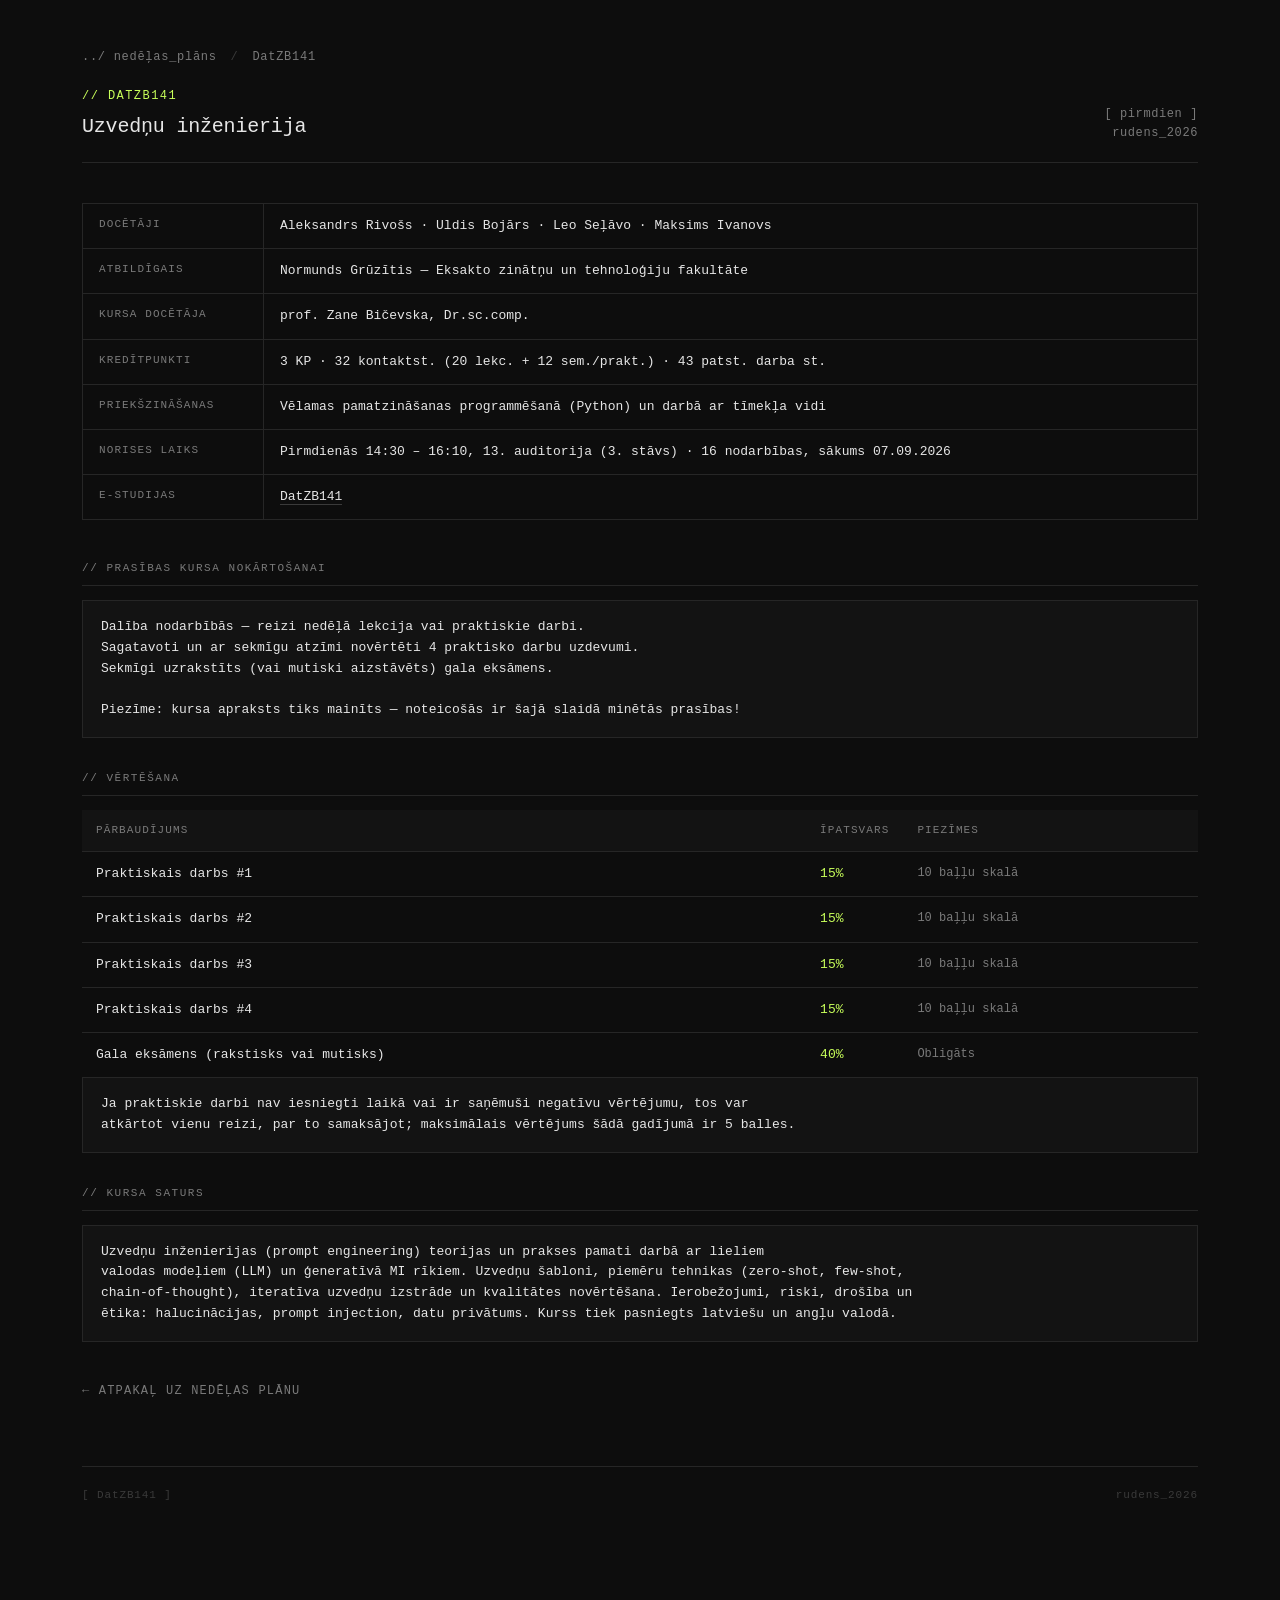
<file: courses/DatZB141.html>
<!doctype html>
<html lang="lv">

<head>
    <meta charset="utf-8">
    <meta name="viewport" content="width=device-width, initial-scale=1">
    <title>DatZB141 · Uzvedņu inženierija</title>
    <link rel="stylesheet" href="../style.css">
</head>

<body>
    <main class="wrap detail">

        <nav class="crumbs">
            <a href="../index.html">../ nedēļas_plāns</a>
            <span class="sep">/</span>
            <span>DatZB141</span>
        </nav>

        <header class="head">
            <div>
                <div class="tag code">// DatZB141</div>
                <h1>Uzvedņu inženierija</h1>
            </div>
            <div class="meta">
                <div>[ pirmdien ]</div>
                <div>rudens_2026</div>
            </div>
        </header>

        <dl class="info">
            <dt>Docētāji</dt>
            <dd>Aleksandrs Rivošs · Uldis Bojārs · Leo Seļāvo · Maksims Ivanovs</dd>
            <dt>Atbildīgais</dt>
            <dd>Normunds Grūzītis &mdash; Eksakto zinātņu un tehnoloģiju fakultāte</dd>
            <dt>Kursa docētāja</dt>
            <dd>prof. Zane Bičevska, Dr.sc.comp.</dd>
            <dt>Kredītpunkti</dt>
            <dd>3 KP · 32 kontaktst. (20 lekc. + 12 sem./prakt.) · 43 patst. darba st.</dd>
            <dt>Priekšzināšanas</dt>
            <dd>Vēlamas pamatzināšanas programmēšanā (Python) un darbā ar tīmekļa vidi</dd>
            <dt>Norises laiks</dt>
            <dd>Pirmdienās 14:30 – 16:10, 13. auditorija (3. stāvs) · 16 nodarbības, sākums 07.09.2026</dd>
            <dt>E-studijas</dt>
            <dd><a href="https://estudijas.lu.lv" target="_blank" rel="noopener">DatZB141</a></dd>
        </dl>

        <div class="section-label">// prasības kursa nokārtošanai</div>
        <div class="notes">Dalība nodarbībās &mdash; reizi nedēļā lekcija vai praktiskie darbi.
            Sagatavoti un ar sekmīgu atzīmi novērtēti 4 praktisko darbu uzdevumi.
            Sekmīgi uzrakstīts (vai mutiski aizstāvēts) gala eksāmens.

            Piezīme: kursa apraksts tiks mainīts &mdash; noteicošās ir šajā slaidā minētās prasības!</div>

        <div class="section-label">// vērtēšana</div>
        <table class="req">
            <thead>
                <tr>
                    <th>Pārbaudījums</th>
                    <th class="weight">Īpatsvars</th>
                    <th>Piezīmes</th>
                </tr>
            </thead>
            <tbody>
                <tr>
                    <td>Praktiskais darbs #1</td>
                    <td class="weight">15%</td>
                    <td class="note">10 baļļu skalā</td>
                </tr>
                <tr>
                    <td>Praktiskais darbs #2</td>
                    <td class="weight">15%</td>
                    <td class="note">10 baļļu skalā</td>
                </tr>
                <tr>
                    <td>Praktiskais darbs #3</td>
                    <td class="weight">15%</td>
                    <td class="note">10 baļļu skalā</td>
                </tr>
                <tr>
                    <td>Praktiskais darbs #4</td>
                    <td class="weight">15%</td>
                    <td class="note">10 baļļu skalā</td>
                </tr>
                <tr>
                    <td>Gala eksāmens (rakstisks vai mutisks)</td>
                    <td class="weight">40%</td>
                    <td class="note">Obligāts</td>
                </tr>
            </tbody>
        </table>
        <div class="notes">Ja praktiskie darbi nav iesniegti laikā vai ir saņēmuši negatīvu vērtējumu, tos var
            atkārtot vienu reizi, par to samaksājot; maksimālais vērtējums šādā gadījumā ir 5 balles.</div>

        <div class="section-label">// kursa saturs</div>
        <div class="notes">Uzvedņu inženierijas (prompt engineering) teorijas un prakses pamati darbā ar lieliem
            valodas modeļiem (LLM) un ģeneratīvā MI rīkiem. Uzvedņu šabloni, piemēru tehnikas (zero-shot, few-shot,
            chain-of-thought), iteratīva uzvedņu izstrāde un kvalitātes novērtēšana. Ierobežojumi, riski, drošība un
            ētika: halucinācijas, prompt injection, datu privātums. Kurss tiek pasniegts latviešu un angļu valodā.</div>

        <a class="back" href="../index.html">← atpakaļ uz nedēļas plānu</a>

        <footer class="foot">
            <span>[ DatZB141 ]</span>
            <span>rudens_2026</span>
        </footer>

    </main>
</body>

</html>
</file>
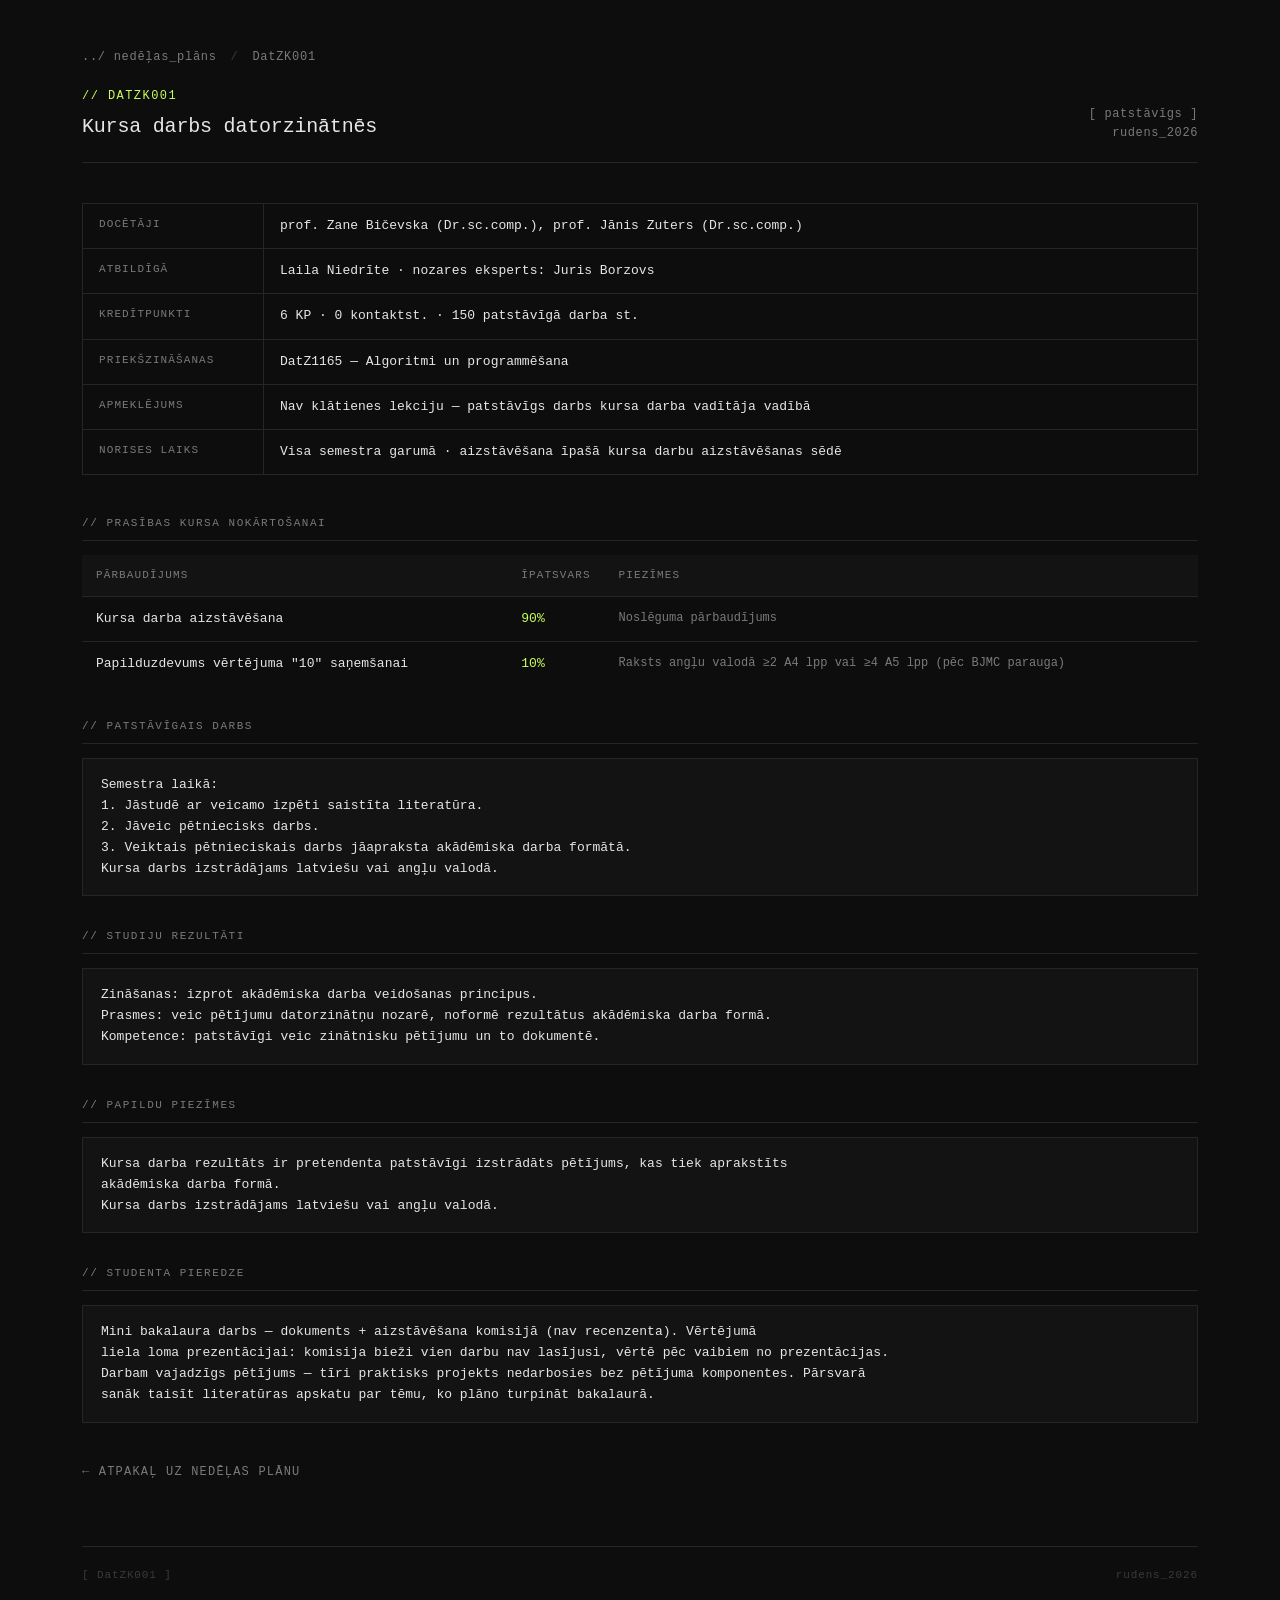
<file: courses/DatZK001.html>
<!doctype html>
<html lang="lv">

<head>
    <meta charset="utf-8">
    <meta name="viewport" content="width=device-width, initial-scale=1">
    <title>DatZK001 · Kursa darbs datorzinātnēs</title>
    <link rel="stylesheet" href="../style.css">
</head>

<body>
    <main class="wrap detail">

        <nav class="crumbs">
            <a href="../index.html">../ nedēļas_plāns</a>
            <span class="sep">/</span>
            <span>DatZK001</span>
        </nav>

        <header class="head">
            <div>
                <div class="tag code">// DatZK001</div>
                <h1>Kursa darbs datorzinātnēs</h1>
            </div>
            <div class="meta">
                <div>[ patstāvīgs ]</div>
                <div>rudens_2026</div>
            </div>
        </header>

        <dl class="info">
            <dt>Docētāji</dt>
            <dd>prof. Zane Bičevska (Dr.sc.comp.), prof. Jānis Zuters (Dr.sc.comp.)</dd>
            <dt>Atbildīgā</dt>
            <dd>Laila Niedrīte · nozares eksperts: Juris Borzovs</dd>
            <dt>Kredītpunkti</dt>
            <dd>6 KP · 0 kontaktst. · 150 patstāvīgā darba st.</dd>
            <dt>Priekšzināšanas</dt>
            <dd>DatZ1165 &mdash; Algoritmi un programmēšana</dd>
            <dt>Apmeklējums</dt>
            <dd>Nav klātienes lekciju &mdash; patstāvīgs darbs kursa darba vadītāja vadībā</dd>
            <dt>Norises laiks</dt>
            <dd>Visa semestra garumā · aizstāvēšana īpašā kursa darbu aizstāvēšanas sēdē</dd>
        </dl>

        <div class="section-label">// prasības kursa nokārtošanai</div>
        <table class="req">
            <thead>
                <tr>
                    <th>Pārbaudījums</th>
                    <th class="weight">Īpatsvars</th>
                    <th>Piezīmes</th>
                </tr>
            </thead>
            <tbody>
                <tr>
                    <td>Kursa darba aizstāvēšana</td>
                    <td class="weight">90%</td>
                    <td class="note">Noslēguma pārbaudījums</td>
                </tr>
                <tr>
                    <td>Papilduzdevums vērtējuma "10" saņemšanai</td>
                    <td class="weight">10%</td>
                    <td class="note">Raksts angļu valodā ≥2 A4 lpp vai ≥4 A5 lpp (pēc BJMC parauga)</td>
                </tr>
            </tbody>
        </table>

        <div class="section-label">// patstāvīgais darbs</div>
        <div class="notes">Semestra laikā:
            1. Jāstudē ar veicamo izpēti saistīta literatūra.
            2. Jāveic pētniecisks darbs.
            3. Veiktais pētnieciskais darbs jāapraksta akādēmiska darba formātā.
            Kursa darbs izstrādājams latviešu vai angļu valodā.</div>

        <div class="section-label">// studiju rezultāti</div>
        <div class="notes">Zināšanas: izprot akādēmiska darba veidošanas principus.
            Prasmes: veic pētījumu datorzinātņu nozarē, noformē rezultātus akādēmiska darba formā.
            Kompetence: patstāvīgi veic zinātnisku pētījumu un to dokumentē.</div>

        <div class="section-label">// papildu piezīmes</div>
        <div class="notes">Kursa darba rezultāts ir pretendenta patstāvīgi izstrādāts pētījums, kas tiek aprakstīts
            akādēmiska darba formā.
            Kursa darbs izstrādājams latviešu vai angļu valodā.</div>

        <div class="section-label">// studenta pieredze</div>
        <div class="notes">Mini bakalaura darbs &mdash; dokuments + aizstāvēšana komisijā (nav recenzenta). Vērtējumā
            liela loma prezentācijai: komisija bieži vien darbu nav lasījusi, vērtē pēc vaibiem no prezentācijas.
            Darbam vajadzīgs pētījums &mdash; tīri praktisks projekts nedarbosies bez pētījuma komponentes. Pārsvarā
            sanāk taisīt literatūras apskatu par tēmu, ko plāno turpināt bakalaurā.</div>

        <a class="back" href="../index.html">← atpakaļ uz nedēļas plānu</a>

        <footer class="foot">
            <span>[ DatZK001 ]</span>
            <span>rudens_2026</span>
        </footer>

    </main>
</body>

</html>
</file>
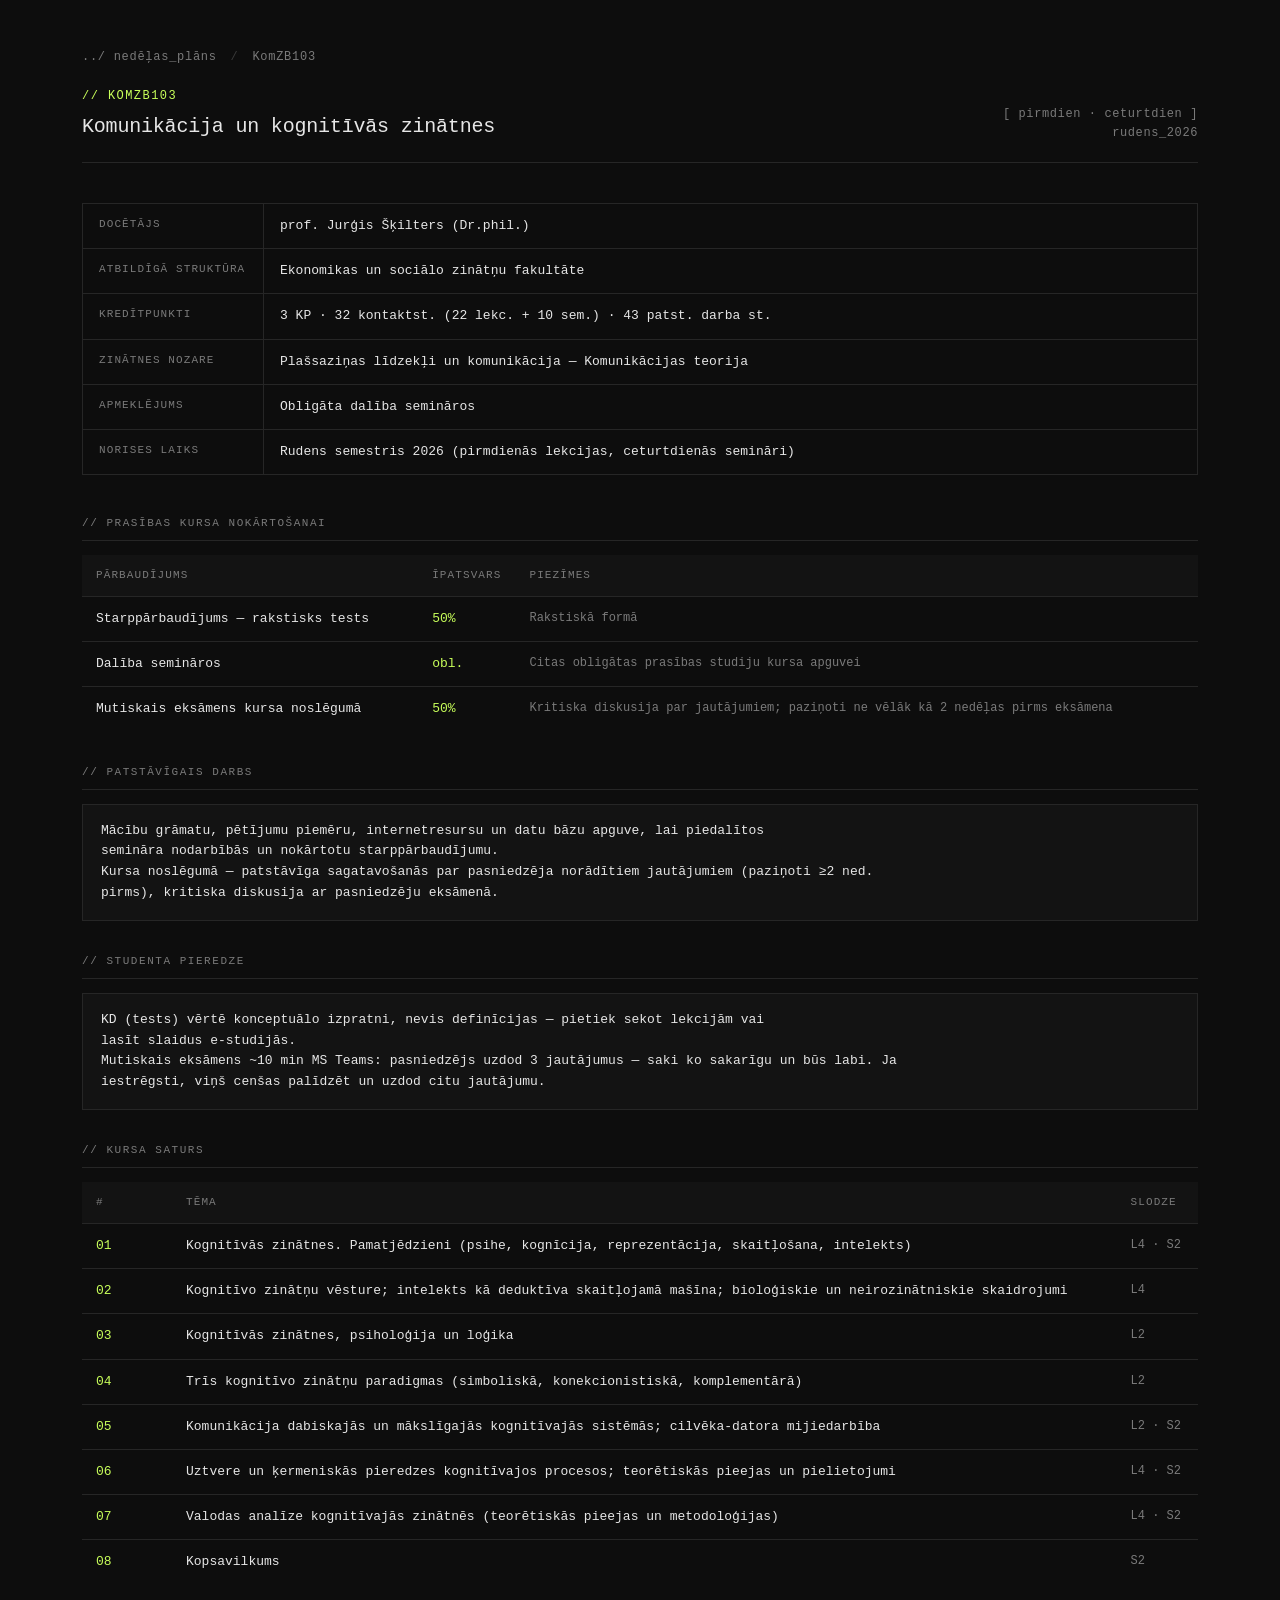
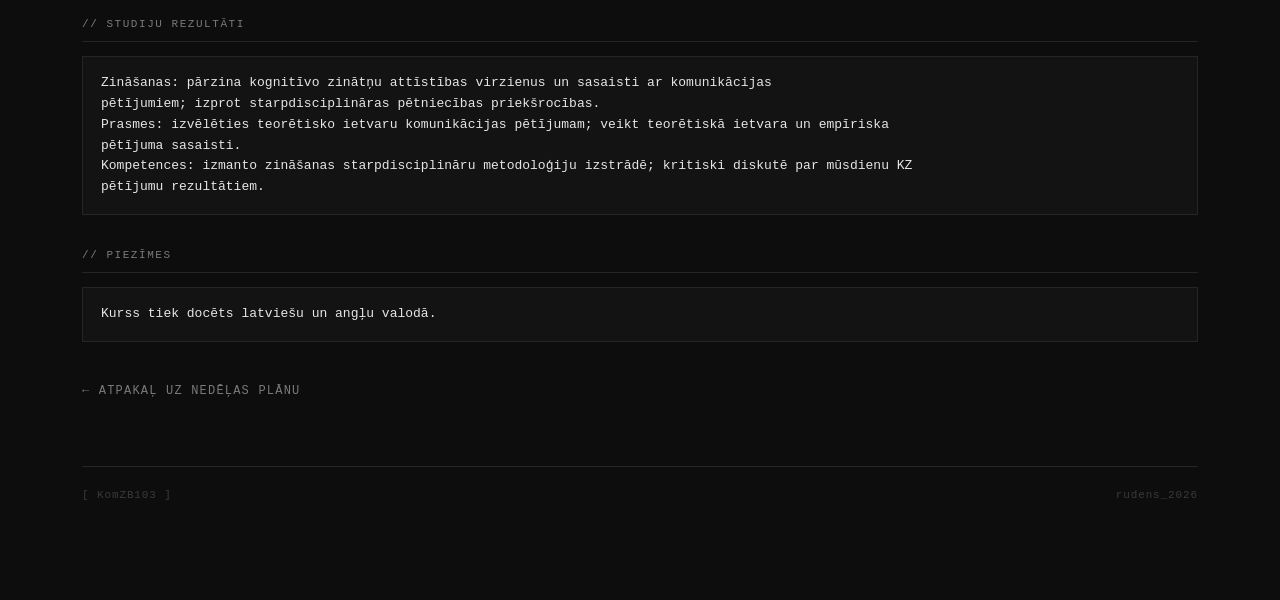
<file: courses/KomZB103.html>
<!doctype html>
<html lang="lv">

<head>
    <meta charset="utf-8">
    <meta name="viewport" content="width=device-width, initial-scale=1">
    <title>KomZB103 · Komunikācija un kognitīvās zinātnes</title>
    <link rel="stylesheet" href="../style.css">
</head>

<body>
    <main class="wrap detail">

        <nav class="crumbs">
            <a href="../index.html">../ nedēļas_plāns</a>
            <span class="sep">/</span>
            <span>KomZB103</span>
        </nav>

        <header class="head">
            <div>
                <div class="tag code">// KomZB103</div>
                <h1>Komunikācija un kognitīvās zinātnes</h1>
            </div>
            <div class="meta">
                <div>[ pirmdien · ceturtdien ]</div>
                <div>rudens_2026</div>
            </div>
        </header>

        <dl class="info">
            <dt>Docētājs</dt>
            <dd>prof. Jurģis Šķilters (Dr.phil.)</dd>
            <dt>Atbildīgā struktūra</dt>
            <dd>Ekonomikas un sociālo zinātņu fakultāte</dd>
            <dt>Kredītpunkti</dt>
            <dd>3 KP · 32 kontaktst. (22 lekc. + 10 sem.) · 43 patst. darba st.</dd>
            <dt>Zinātnes nozare</dt>
            <dd>Plašsaziņas līdzekļi un komunikācija &mdash; Komunikācijas teorija</dd>
            <dt>Apmeklējums</dt>
            <dd>Obligāta dalība semināros</dd>
            <dt>Norises laiks</dt>
            <dd>Rudens semestris 2026 (pirmdienās lekcijas, ceturtdienās semināri)</dd>
        </dl>

        <div class="section-label">// prasības kursa nokārtošanai</div>
        <table class="req">
            <thead>
                <tr>
                    <th>Pārbaudījums</th>
                    <th class="weight">Īpatsvars</th>
                    <th>Piezīmes</th>
                </tr>
            </thead>
            <tbody>
                <tr>
                    <td>Starppārbaudījums &mdash; rakstisks tests</td>
                    <td class="weight">50%</td>
                    <td class="note">Rakstiskā formā</td>
                </tr>
                <tr>
                    <td>Dalība semināros</td>
                    <td class="weight">obl.</td>
                    <td class="note">Citas obligātas prasības studiju kursa apguvei</td>
                </tr>
                <tr>
                    <td>Mutiskais eksāmens kursa noslēgumā</td>
                    <td class="weight">50%</td>
                    <td class="note">Kritiska diskusija par jautājumiem; paziņoti ne vēlāk kā 2 nedēļas pirms eksāmena
                    </td>
                </tr>
            </tbody>
        </table>

        <div class="section-label">// patstāvīgais darbs</div>
        <div class="notes">Mācību grāmatu, pētījumu piemēru, internetresursu un datu bāzu apguve, lai piedalītos
            semināra nodarbībās un nokārtotu starppārbaudījumu.
            Kursa noslēgumā &mdash; patstāvīga sagatavošanās par pasniedzēja norādītiem jautājumiem (paziņoti ≥2 ned.
            pirms), kritiska diskusija ar pasniedzēju eksāmenā.</div>

        <div class="section-label">// studenta pieredze</div>
        <div class="notes">KD (tests) vērtē konceptuālo izpratni, nevis definīcijas &mdash; pietiek sekot lekcijām vai
            lasīt slaidus e-studijās.
            Mutiskais eksāmens ~10 min MS Teams: pasniedzējs uzdod 3 jautājumus &mdash; saki ko sakarīgu un būs labi. Ja
            iestrēgsti, viņš cenšas palīdzēt un uzdod citu jautājumu.</div>

        <div class="section-label">// kursa saturs</div>
        <table class="req">
            <thead>
                <tr>
                    <th>#</th>
                    <th>Tēma</th>
                    <th>Slodze</th>
                </tr>
            </thead>
            <tbody>
                <tr>
                    <td class="weight">01</td>
                    <td>Kognitīvās zinātnes. Pamatjēdzieni (psihe, kognīcija, reprezentācija, skaitļošana, intelekts)
                    </td>
                    <td class="note">L4 · S2</td>
                </tr>
                <tr>
                    <td class="weight">02</td>
                    <td>Kognitīvo zinātņu vēsture; intelekts kā deduktīva skaitļojamā mašīna; bioloģiskie un
                        neirozinātniskie skaidrojumi</td>
                    <td class="note">L4</td>
                </tr>
                <tr>
                    <td class="weight">03</td>
                    <td>Kognitīvās zinātnes, psiholoģija un loģika</td>
                    <td class="note">L2</td>
                </tr>
                <tr>
                    <td class="weight">04</td>
                    <td>Trīs kognitīvo zinātņu paradigmas (simboliskā, konekcionistiskā, komplementārā)</td>
                    <td class="note">L2</td>
                </tr>
                <tr>
                    <td class="weight">05</td>
                    <td>Komunikācija dabiskajās un mākslīgajās kognitīvajās sistēmās; cilvēka-datora mijiedarbība</td>
                    <td class="note">L2 · S2</td>
                </tr>
                <tr>
                    <td class="weight">06</td>
                    <td>Uztvere un ķermeniskās pieredzes kognitīvajos procesos; teorētiskās pieejas un pielietojumi</td>
                    <td class="note">L4 · S2</td>
                </tr>
                <tr>
                    <td class="weight">07</td>
                    <td>Valodas analīze kognitīvajās zinātnēs (teorētiskās pieejas un metodoloģijas)</td>
                    <td class="note">L4 · S2</td>
                </tr>
                <tr>
                    <td class="weight">08</td>
                    <td>Kopsavilkums</td>
                    <td class="note">S2</td>
                </tr>
            </tbody>
        </table>

        <div class="section-label">// studiju rezultāti</div>
        <div class="notes">Zināšanas: pārzina kognitīvo zinātņu attīstības virzienus un sasaisti ar komunikācijas
            pētījumiem; izprot starpdisciplināras pētniecības priekšrocības.
            Prasmes: izvēlēties teorētisko ietvaru komunikācijas pētījumam; veikt teorētiskā ietvara un empīriska
            pētījuma sasaisti.
            Kompetences: izmanto zināšanas starpdisciplināru metodoloģiju izstrādē; kritiski diskutē par mūsdienu KZ
            pētījumu rezultātiem.</div>

        <div class="section-label">// piezīmes</div>
        <div class="notes">Kurss tiek docēts latviešu un angļu valodā.</div>

        <a class="back" href="../index.html">← atpakaļ uz nedēļas plānu</a>

        <footer class="foot">
            <span>[ KomZB103 ]</span>
            <span>rudens_2026</span>
        </footer>

    </main>
</body>

</html>
</file>
<file: style.css>
/* ============================================================
   STRUCTURAL / MONO — terminal style
   ============================================================ */

:root {
    --bg: #0d0d0d;
    --fg: #e6e6e6;
    --muted: #7a7a7a;
    --dim: #3a3a3a;
    --accent: #c8ff5a;
    --warn: #ffb454;
    --line: #262626;
    --panel: #131313;
    --mono: "JetBrains Mono", "IBM Plex Mono", "Fira Code",
        ui-monospace, SFMono-Regular, Menlo, Consolas, monospace;
}

* {
    box-sizing: border-box;
}

html,
body {
    margin: 0;
    padding: 0;
    background: var(--bg);
    color: var(--fg);
    font-family: var(--mono);
    font-size: 14px;
    line-height: 1.55;
    -webkit-font-smoothing: antialiased;
}

::selection {
    background: var(--accent);
    color: #000;
}

a {
    color: var(--fg);
    text-decoration: none;
    border-bottom: 1px solid var(--dim);
    transition: border-color .12s, color .12s, background .12s;
}

a:hover {
    color: var(--accent);
    border-bottom-color: var(--accent);
}

/* ---------- LAYOUT ---------- */

.wrap {
    max-width: 1180px;
    margin: 0 auto;
    padding: 48px 32px 96px;
}

.head {
    display: grid;
    grid-template-columns: 1fr auto;
    gap: 24px;
    align-items: end;
    border-bottom: 1px solid var(--line);
    padding-bottom: 20px;
    margin-bottom: 40px;
}

.head .tag {
    color: var(--muted);
    font-size: 12px;
    letter-spacing: .08em;
    text-transform: uppercase;
}

.head h1 {
    margin: 6px 0 0;
    font-size: 22px;
    font-weight: 500;
    letter-spacing: -.01em;
}

.head .meta {
    color: var(--muted);
    font-size: 12px;
    text-align: right;
    letter-spacing: .05em;
}

.head .meta b {
    color: var(--fg);
    font-weight: 500;
}

/* ---------- LEGEND / NAV ---------- */

.crumbs {
    color: var(--muted);
    font-size: 12px;
    letter-spacing: .06em;
    margin-bottom: 20px;
}

.crumbs a {
    color: var(--muted);
    border-bottom-color: transparent;
}

.crumbs a:hover {
    color: var(--accent);
}

.crumbs .sep {
    color: var(--dim);
    padding: 0 6px;
}

.nav-links {
    margin: -20px 0 32px;
}

.nav-links a {
    color: var(--muted);
    border: 1px solid var(--line);
    padding: 7px 14px;
    border-radius: 2px;
    display: inline-block;
    text-transform: uppercase;
    letter-spacing: .1em;
    font-size: 11px;
}

.nav-links a:hover {
    color: var(--accent);
    border-color: var(--accent);
}

/* ---------- FLOOR PLANS ---------- */

.floors {
    margin-bottom: 40px;
}

.floors h2 {
    font-size: 12px;
    letter-spacing: .12em;
    text-transform: uppercase;
    color: var(--muted);
    font-weight: 500;
    margin: 0 0 16px;
}

.floor-input {
    position: absolute;
    opacity: 0;
    width: 0;
    height: 0;
    pointer-events: none;
}

.floor-nav {
    display: flex;
    flex-wrap: wrap;
    gap: 8px;
    margin-bottom: 18px;
}

.floor-nav label {
    font-size: 11px;
    letter-spacing: .1em;
    text-transform: uppercase;
    color: var(--muted);
    border: 1px solid var(--line);
    padding: 6px 14px;
    border-radius: 2px;
    cursor: pointer;
    user-select: none;
    transition: color .12s, border-color .12s, background .12s;
}

.floor-nav label:hover {
    color: var(--fg);
    border-color: var(--dim);
}

.floor-plan {
    display: none;
    margin: 0;
}

.floor-plan img {
    display: block;
    width: 100%;
    height: auto;
    max-width: 100%;
    border: 1px solid var(--line);
    background: var(--bg);
}

.floor-plan figcaption {
    font-size: 11px;
    letter-spacing: .12em;
    text-transform: uppercase;
    color: var(--warn);
    margin-bottom: 10px;
}

#floor-0:checked~.floor-nav label[for="floor-0"],
#floor-1:checked~.floor-nav label[for="floor-1"],
#floor-2:checked~.floor-nav label[for="floor-2"],
#floor-3:checked~.floor-nav label[for="floor-3"] {
    color: var(--accent);
    border-color: var(--accent);
    background: rgba(200, 255, 90, .08);
}

.floor-input:focus-visible~.floor-nav label {
    outline: 1px solid var(--dim);
    outline-offset: 2px;
}

#floor-0:checked~.floor-view .f0,
#floor-1:checked~.floor-view .f1,
#floor-2:checked~.floor-view .f2,
#floor-3:checked~.floor-view .f3 {
    display: block;
}

/* ---------- SCHEDULE GRID ---------- */

.days {
    display: grid;
    grid-template-columns: repeat(5, 1fr);
    gap: 1px;
    background: var(--line);
    border: 1px solid var(--line);
}

.day {
    background: var(--bg);
    padding: 18px 18px 22px;
    min-height: 320px;
    display: flex;
    flex-direction: column;
    min-width: 0;
}

.day header {
    display: flex;
    justify-content: space-between;
    align-items: baseline;
    border-bottom: 1px solid var(--line);
    padding-bottom: 10px;
    margin-bottom: 14px;
}

.day .day-name {
    font-size: 13px;
    letter-spacing: .1em;
    text-transform: uppercase;
    color: var(--fg);
}

.day .day-idx {
    font-size: 11px;
    color: var(--muted);
    letter-spacing: .1em;
}

.day.empty .void {
    color: var(--muted);
    font-size: 12px;
    letter-spacing: .05em;
    margin-top: auto;
    margin-bottom: auto;
    text-align: center;
    padding: 30px 0;
    border: 1px dashed var(--line);
}

/* ---------- CLASS BLOCK ---------- */

.cls {
    border-left: 2px solid var(--dim);
    padding: 8px 0 14px 14px;
    margin-bottom: 14px;
}

.cls:last-child {
    margin-bottom: 0;
}

.cls:hover {
    border-left-color: var(--accent);
}

.cls.required {
    outline: 1px solid #ff4444;
    outline-offset: -1px;
}
.cls .time {
    font-size: 11px;
    letter-spacing: .08em;
    color: var(--muted);
    display: flex;
    flex-wrap: wrap;
    gap: 6px 10px;
    align-items: center;
    margin-bottom: 6px;
}

.cls .time>span {
    white-space: nowrap;
}

.cls .time .type {
    color: var(--warn);
    font-size: 10px;
    letter-spacing: .1em;
    text-transform: uppercase;
    border: 1px solid var(--dim);
    padding: 1px 6px;
    border-radius: 2px;
    white-space: nowrap;
}

.cls .name {
    display: block;
    font-size: 13px;
    line-height: 1.4;
    margin-bottom: 6px;
    border-bottom: none;
    color: var(--fg);
}

.cls .name .code {
    color: var(--accent);
    margin-right: 6px;
}

.cls .name:hover {
    color: var(--accent);
}

.cls .name:hover .code {
    text-decoration: underline;
}

.cls .room {
    font-size: 11px;
    color: var(--muted);
    letter-spacing: .02em;
}

/* ---------- EXTRA COURSES ---------- */

.extras {
    margin-top: 48px;
    border-top: 1px solid var(--line);
    padding-top: 24px;
}

.extras h2 {
    font-size: 12px;
    letter-spacing: .12em;
    text-transform: uppercase;
    color: var(--muted);
    font-weight: 500;
    margin: 0 0 16px;
}

.extras ul {
    list-style: none;
    padding: 0;
    margin: 0;
    display: grid;
    grid-template-columns: repeat(2, 1fr);
    gap: 1px;
    background: var(--line);
    border: 1px solid var(--line);
}

.extras li {
    background: var(--bg);
    padding: 14px 18px;
}

.extras li a {
    border-bottom: none;
    font-size: 13px;
}

.extras li a .code {
    color: var(--accent);
    margin-right: 8px;
}

.extras li .desc {
    display: block;
    color: var(--muted);
    font-size: 11px;
    letter-spacing: .04em;
    margin-top: 4px;
}

/* ============================================================
   COURSE DETAIL PAGE
   ============================================================ */

.detail .head h1 {
    font-size: 20px;
}

.detail .head .code {
    color: var(--accent);
    font-size: 12px;
    letter-spacing: .12em;
}

.info {
    display: grid;
    grid-template-columns: 180px 1fr;
    gap: 1px;
    background: var(--line);
    border: 1px solid var(--line);
    margin-bottom: 40px;
}

.info dt,
.info dd {
    background: var(--bg);
    padding: 12px 16px;
    margin: 0;
}

.info dt {
    color: var(--muted);
    font-size: 11px;
    letter-spacing: .1em;
    text-transform: uppercase;
}

.info dd {
    font-size: 13px;
}

.section-label {
    font-size: 11px;
    letter-spacing: .14em;
    text-transform: uppercase;
    color: var(--muted);
    border-bottom: 1px solid var(--line);
    padding-bottom: 8px;
    margin: 32px 0 14px;
}

table.req {
    width: 100%;
    border-collapse: collapse;
    font-size: 13px;
}

table.req th,
table.req td {
    text-align: left;
    padding: 12px 14px;
    border-bottom: 1px solid var(--line);
    vertical-align: top;
}

table.req th {
    font-weight: 500;
    color: var(--muted);
    font-size: 11px;
    letter-spacing: .1em;
    text-transform: uppercase;
    background: var(--panel);
}

table.req td.weight {
    color: var(--accent);
    white-space: nowrap;
    font-variant-numeric: tabular-nums;
    width: 90px;
}

table.req td.note {
    color: var(--muted);
    font-size: 12px;
}

table.req tr:last-child td {
    border-bottom: none;
}

.notes {
    border: 1px solid var(--line);
    padding: 16px 18px;
    color: var(--fg);
    font-size: 13px;
    line-height: 1.6;
    background: var(--panel);
    white-space: pre-line;
    text-align: left;
    word-break: break-word;
}

.notes strong {
    color: var(--accent);
    font-weight: 600;
    letter-spacing: .02em;
}

.notes.warn {
    border-color: var(--warn);
}

.back {
    display: inline-block;
    margin-top: 40px;
    font-size: 12px;
    letter-spacing: .1em;
    text-transform: uppercase;
    color: var(--muted);
    border-bottom: none;
}

.back:hover {
    color: var(--accent);
}

/* ---------- FOOT ---------- */

.foot {
    margin-top: 64px;
    padding-top: 20px;
    border-top: 1px solid var(--line);
    color: var(--dim);
    font-size: 11px;
    letter-spacing: .08em;
    display: flex;
    justify-content: space-between;
}

/* ---------- RESPONSIVE ---------- */

@media (max-width: 1200px) {
    .day {
        padding: 14px 12px 18px;
    }

    .cls {
        padding: 6px 0 12px 10px;
    }

    .cls .name {
        font-size: 12px;
    }

    .cls .time .type {
        font-size: 9px;
        padding: 1px 4px;
    }
}

@media (max-width: 900px) {
    .wrap {
        padding: 32px 20px 64px;
    }

    .days {
        grid-template-columns: 1fr;
    }

    .day {
        min-height: 0;
    }

    .extras ul {
        grid-template-columns: 1fr;
    }

    .head {
        grid-template-columns: 1fr;
    }

    .head .meta {
        text-align: left;
    }

    .info {
        grid-template-columns: 1fr;
    }

    .info dt {
        border-top: 1px solid var(--line);
    }

    .floor-nav {
        gap: 6px;
    }

    .floor-nav label {
        flex: 1 1 calc(50% - 3px);
        text-align: center;
        padding: 8px 6px;
        font-size: 10px;
    }
}
</file>
